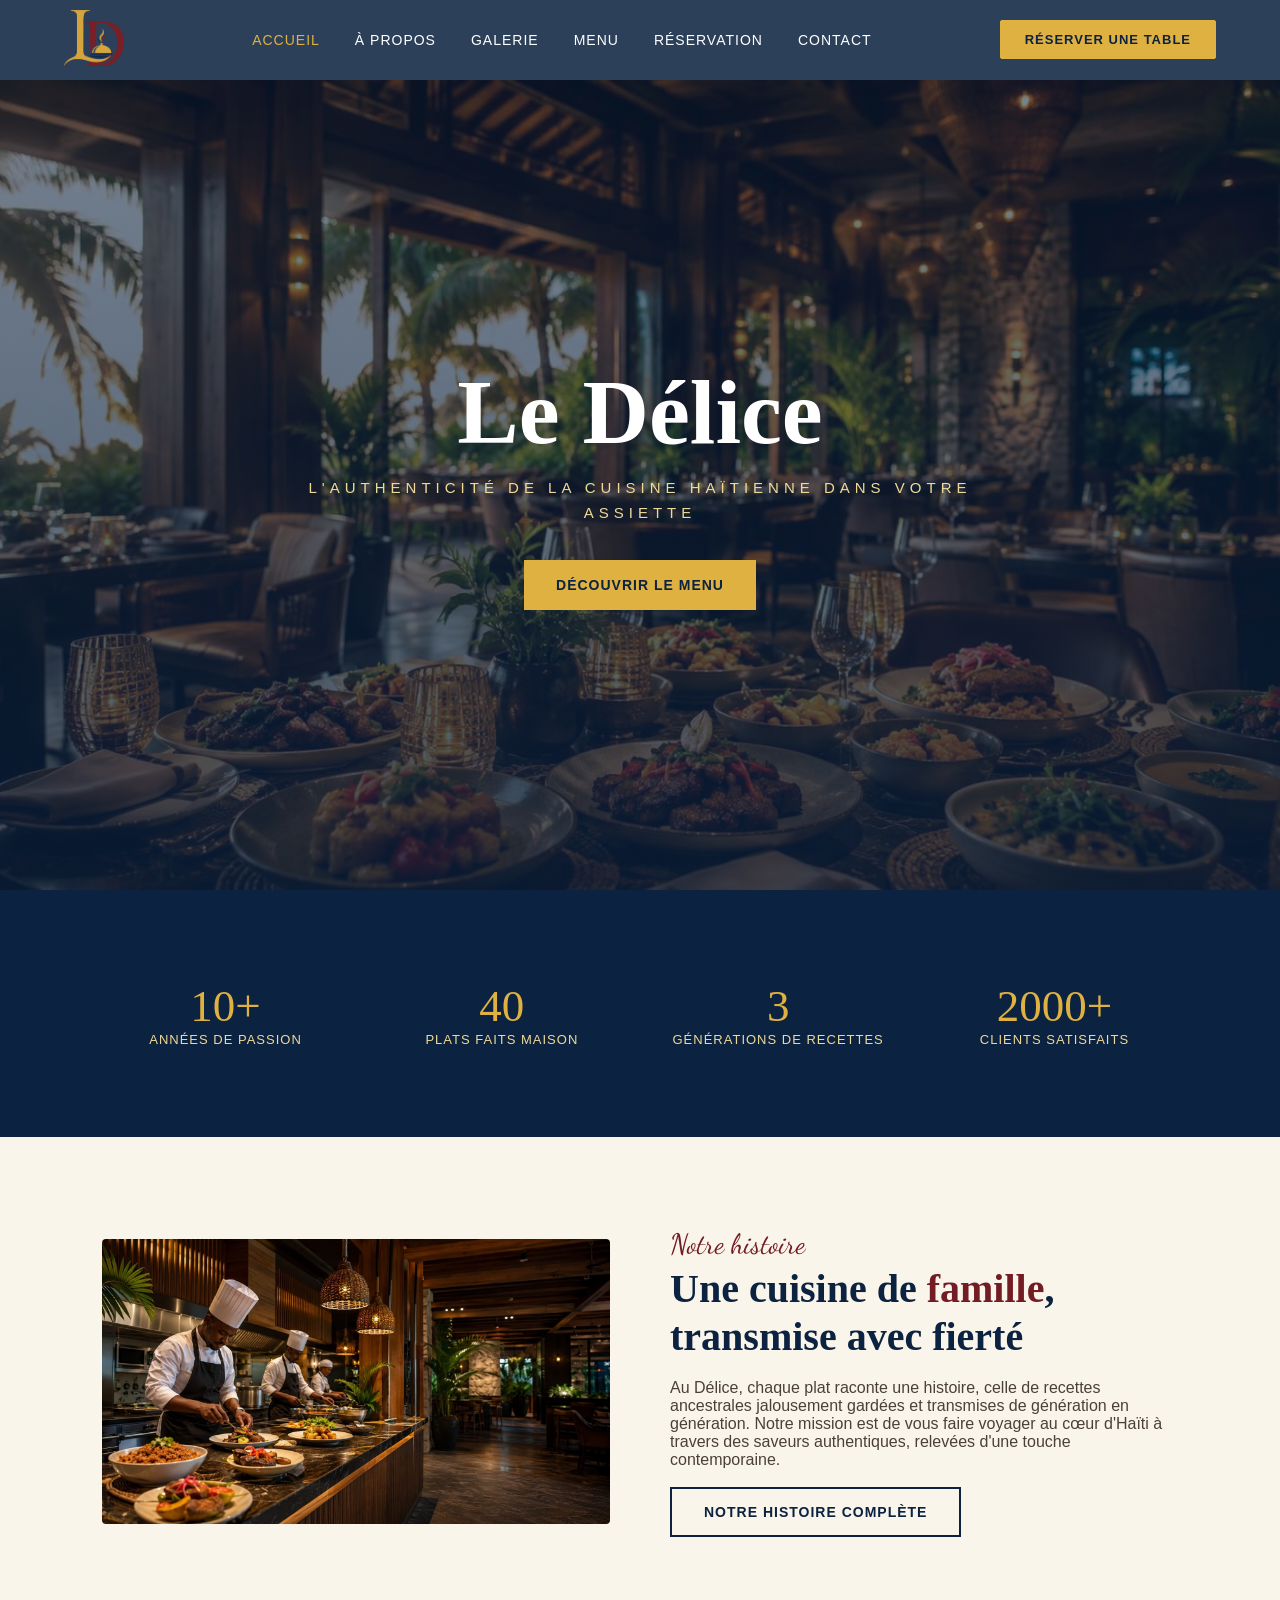
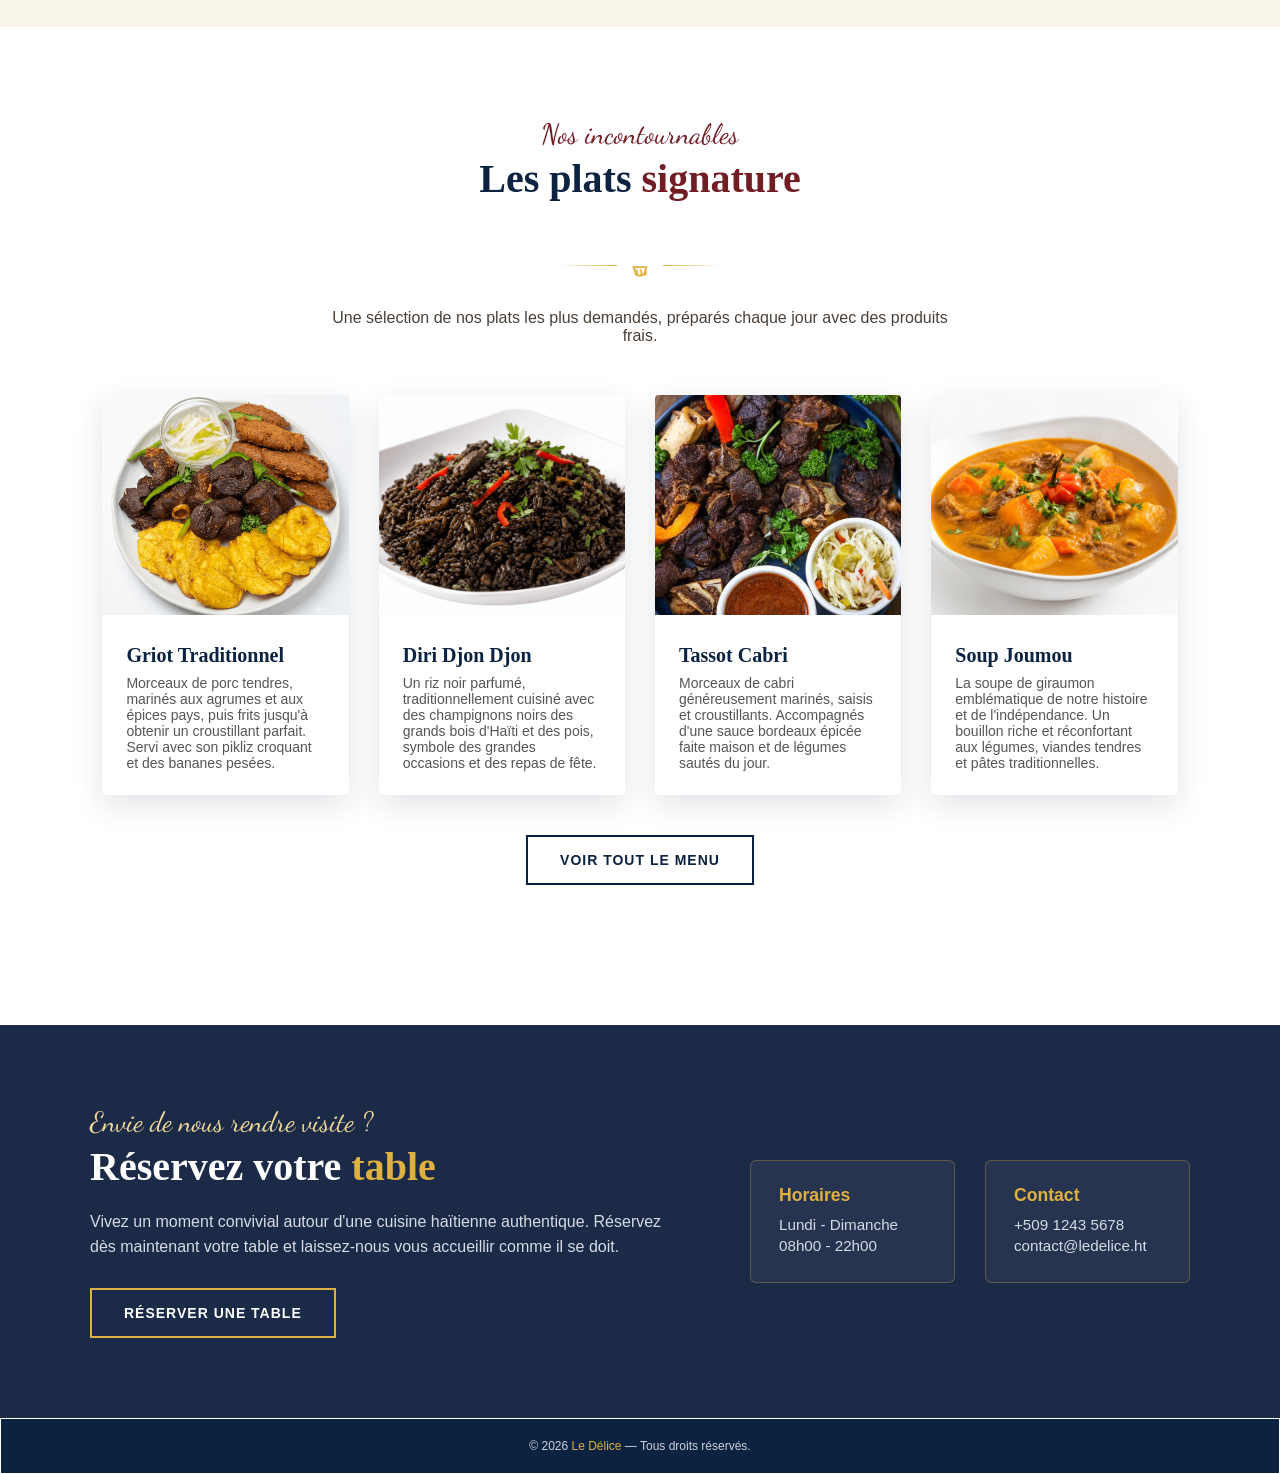
<file: index.html>
<!DOCTYPE html>
<html lang="en">
<head>
    <meta charset="UTF-8">
    <meta name="viewport" content="width=device-width, initial-scale=1.0">
    <title>Le Délice - Acceuil</title>
    <link rel="stylesheet" href="css/style.css">
    <link rel="stylesheet" href="css/responsive.css">
    <script src="js/script.js"></script>
</head>
<body>

    <header>
    <nav class="navbar">
      <a href="A-propos.html"><img src="image/Le Delice logo png.png" alt="" class="logo"></a>

      <button class="burger-btn" id="burgerBtn" aria-label="Menu">
      <span></span>
      <span></span>
      <span></span>
      </button>
    
        <ul class="onglets">
          <li><a href="index.html" class="active">Accueil</a></li>
          <li><a href="A-propos.html">À propos</a></li>
          <li><a href="Galerie.html">Galerie</a></li>
          <li><a href="Menu.html">Menu</a></li>
          <li><a href="Réservation.html">Réservation</a></li>
          <li><a href="Contact.html">Contact</a></li>
        </ul>
        <a href="Réservation.html"  class="btn-nav">Réserver une table</a>
    </nav>
    </header>

  <section class="hero">
    <div class="hero-overlay"></div>
    <div class="hero-content">
      <h1>Le Délice</h1>
      <p>L'authenticité de la cuisine haïtienne dans votre assiette</p>
      <a href="Menu.html" class="btn-hero">Découvrir le menu</a>
    </div>
  </section>

   <section class="marque statistique">
    <div class="stats">
      <div>
        <div class="numero">10+</div>
        <div class="label">Années de passion</div>
      </div>
      <div>
        <div class="numero">40</div>
        <div class="label">Plats faits maison</div>
      </div>
      <div>
        <div class="numero">3</div>
        <div class="label">Générations de recettes</div>
      </div>
      <div>
        <div class="numero">2000+</div>
        <div class="label">Clients satisfaits</div>
      </div>
    </div>
  </section>

  <section class="about-apercu">
    <div class="division">
      <div class="about-apercu-img">
        <img src="image/cuisinier.jpg" alt="">
      </div>
      <div>
        <p class="eyebrow">Notre histoire</p>
        <h2 class="section-titre">Une cuisine de <span>famille</span>, transmise avec fierté</h2>
        <p class="section-texte">Au Délice, chaque plat raconte une histoire, celle de recettes ancestrales jalousement gardées et transmises de génération en génération. Notre mission est de vous faire voyager au cœur d'Haïti à travers des saveurs authentiques, relevées d'une touche contemporaine.</p>
        <br>
        <a href="A-propos.html" class=" btn btn-apercu">Notre histoire complète</a>
      </div>
    </div>
  </section>

  <section class="menu-apercu">
    <div class="center">
      <p class="eyebrow">Nos incontournables</p>
      <h2 class="section-titre">Les plats <span>signature</span></h2>
    </div>
    <div class="steam-divider">
      <svg viewBox="0 0 24 24" fill="none" stroke="#dfb141" stroke-width="1.6"><path d="M8 21c2-2 2-4 0-6M12 21c2-2 2-4 0-6M16 21c2-2 2-4 0-6"/><path d="M6 13h12l-1 3a5 5 0 0 1-10 0z"/></svg>
    </div>
    <p class="section-texte center">Une sélection de nos plats les plus demandés, préparés chaque jour avec des produits frais.</p>
    </div>

    <div class="grid grid-4">
      <div class="card">
        <img src="image/griot.png" alt="Griot haïtien">
        <div class="card-text">
          <h3>Griot Traditionnel</h3>
          <p>Morceaux de porc tendres, marinés aux agrumes et aux épices pays, puis frits jusqu'à obtenir un croustillant parfait. Servi avec son pikliz croquant et des bananes pesées.</p>
        </div>
      </div>

      <div class="card">
        <img src="image/diri-djondjon.png" alt="Riz djon djon">
        <div class="card-text">
          <h3>Diri Djon Djon</h3>
          <p>Un riz noir parfumé, traditionnellement cuisiné avec des champignons noirs des grands bois d'Haïti et des pois, symbole des grandes occasions et des repas de fête.</p>
        </div>
      </div>

      <div class="card">
        <img src="image/Tassot Cabrit.jpg" alt="Tassot cabri">
        <div class="card-text">
          <h3>Tassot Cabri</h3>
          <p>Morceaux de cabri généreusement marinés, saisis et croustillants. Accompagnés d'une sauce bordeaux épicée faite maison et de légumes sautés du jour.</p>
        </div>
      </div>

      <div class="card">
        <img src="image/soup-joumou.png" alt="Soup joumou">
        <div class="card-text">
          <h3>Soup Joumou</h3>
          <p>La soupe de giraumon emblématique de notre histoire et de l'indépendance. Un bouillon riche et réconfortant aux légumes, viandes tendres et pâtes traditionnelles.</p>
        </div>
      </div>
    </div>

    <div class="center" style="margin-top: 40px;">
      <a href="Menu.html" class="btn btn-apercu">Voir tout le menu</a>
    </div>
  </section>

  <section class="reservation-section">
  <div class="reservation-conteneur">

    <div class="reservation-texte">
      <p class="reservation-eyebrow">Envie de nous rendre visite ?</p>
      <h2 class="reservation-titre">Réservez votre <span>table</span></h2>
      <p class="reservation-description">
        Vivez un moment convivial autour d'une cuisine haïtienne authentique.
        Réservez dès maintenant votre table et laissez-nous vous accueillir comme il se doit.
      </p>
      <a href="Réservation.html" class="btn btn-apercu btn-reserv">Réserver une table</a>
    </div>

    <div class="reservation-infos">
      <div class="reservation-bloc">
        <h3>Horaires</h3>
        <p>Lundi - Dimanche</p>
        <p>08h00 - 22h00</p>
      </div>
      <div class="reservation-bloc">
        <h3>Contact</h3>
        <p>+509 1243 5678</p>
        <p>contact@ledelice.ht</p>
      </div>
    </div>

  </div>
</section>

  <footer class="hr">
    <p>&copy; 2026 <span>Le Délice</span> — Tous droits réservés.</p> 
  </footer>

</body>
</html>
</file>
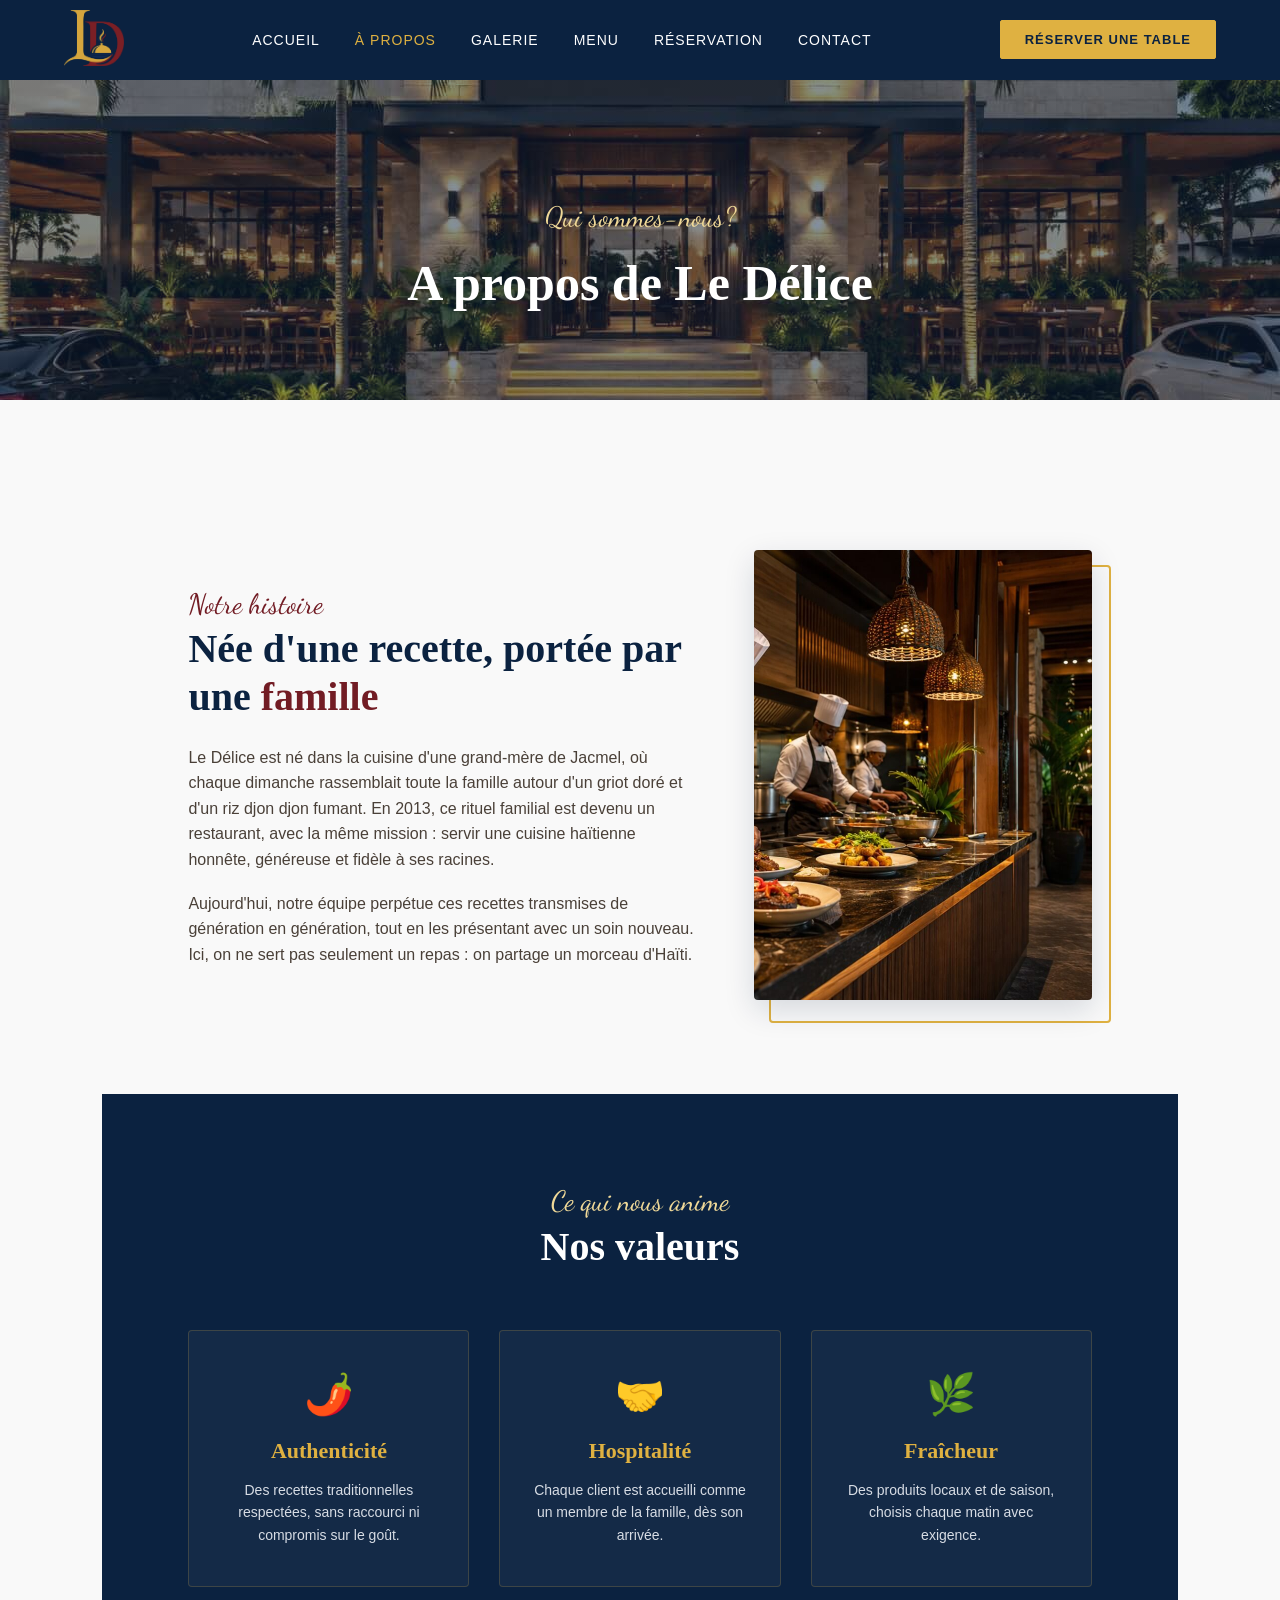
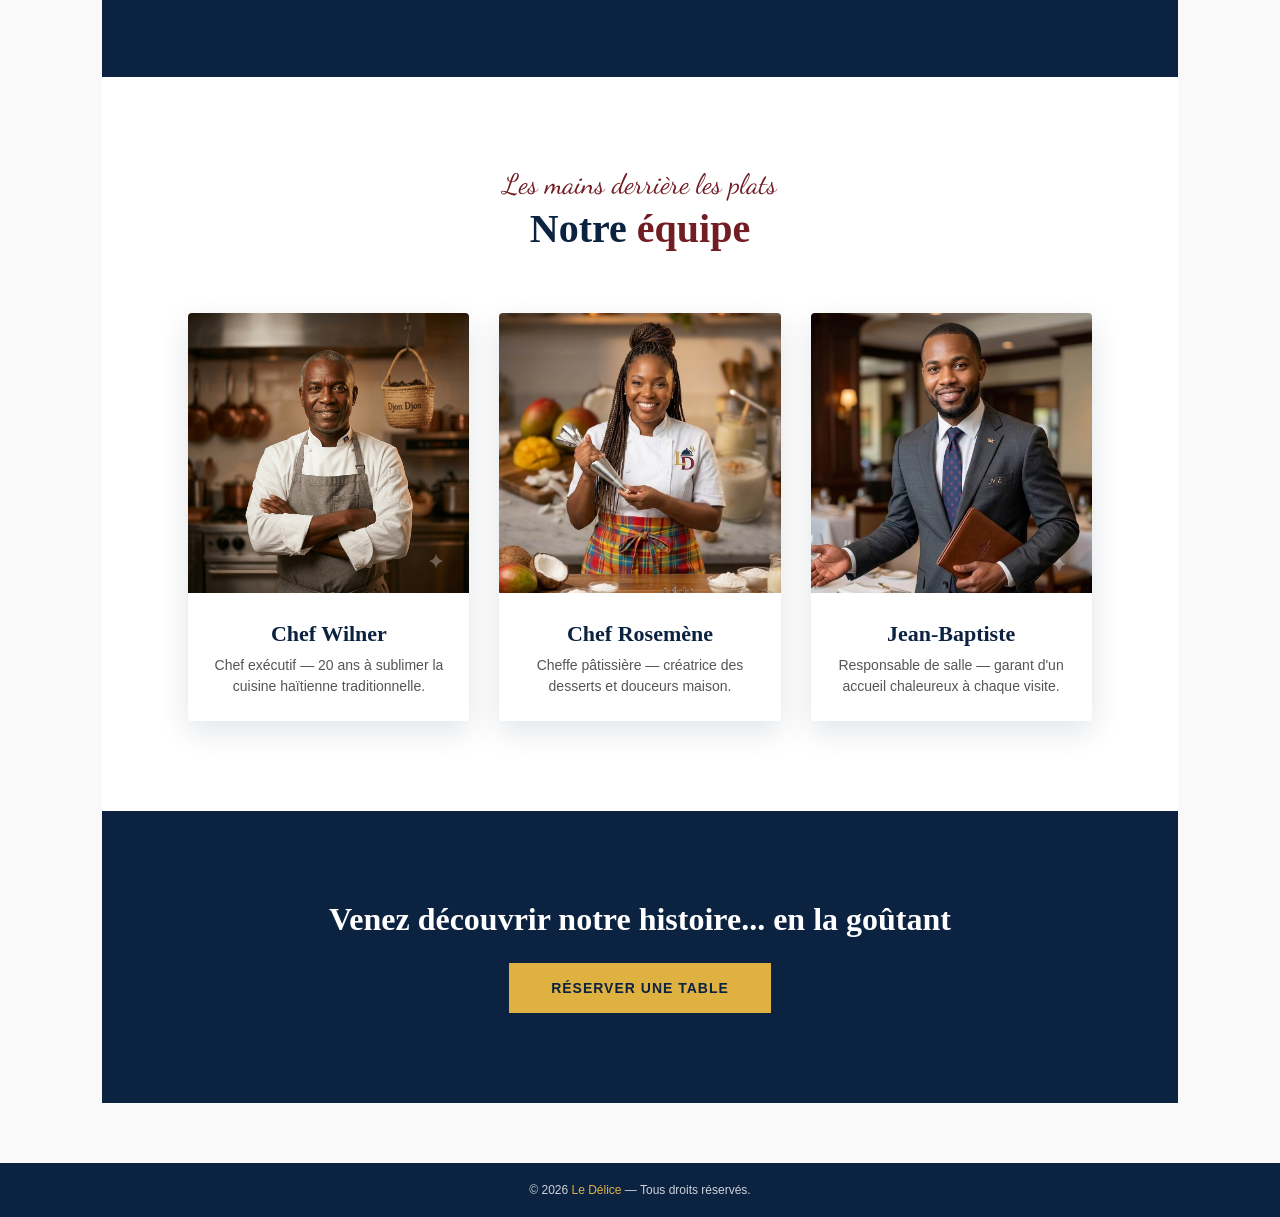
<file: A-propos.html>
<!DOCTYPE html>
<html lang="en">
<head>
    <meta charset="UTF-8">
    <meta name="viewport" content="width=device-width, initial-scale=1.0">
    <title>Contact - Le Délice</title>
    <link rel="stylesheet" href="css/style.css">
    <link rel="stylesheet" href="css/responsive.css">
    <script src="js/script.js"></script>
</head>
<body class="page-interne">
    
    <header>
     <nav class="navbar">
        <a href="A-propos.html"><img src="image/Le Delice logo png.png" alt="" class="logo"></a>

        <button class="burger-btn" id="burgerBtn" aria-label="Menu">
      <span></span>
      <span></span>
      <span></span>
    </button>

        <ul class="onglets">
            <li><a href="index.html">Accueil</a></li>
            <li><a href="A-propos.html" class="active">À propos</a></li>
            <li><a href="Galerie.html">Galerie</a></li>
            <li><a href="Menu.html">Menu</a></li>
            <li><a href="Réservation.html">Réservation</a></li>
            <li><a href="Contact.html">Contact</a></li>
        </ul>
        <a href="Réservation.html"  class="btn-nav">Réserver une table</a>
     </nav>
    </header>

  <section class="hero-interne" style="background-image: url(image/delice-exterieur.jpg);">
    <div class="hero-interne-overlay"></div>
    <div class="hero-interne-content">
    <p class="hero-eyebrow">Qui sommes-nous?</p>
    <h1>A propos de Le Délice</h1>
    </div>
  </section>

  <section id="about">

        <section>
    <div class="split">
        <div>
            <span class="eyebrow">Notre histoire</span>
            <h2 class="section-title">Née d'une recette, portée par une <span>famille</span></h2>
            <p class="section-lede lede-fullwidth">Le Délice est né dans la cuisine d'une grand-mère de Jacmel, où chaque dimanche rassemblait toute la famille autour d'un griot doré et d'un riz djon djon fumant. En 2013, ce rituel familial est devenu un restaurant, avec la même mission : servir une cuisine haïtienne honnête, généreuse et fidèle à ses racines.</p>
            <br>
            <p class="section-lede lede-fullwidth">Aujourd'hui, notre équipe perpétue ces recettes transmises de génération en génération, tout en les présentant avec un soin nouveau. Ici, on ne sert pas seulement un repas : on partage un morceau d'Haïti.</p>
        </div>
        <div class="split-frame">
            <img src="image/cuisinier.jpg" alt="Cuisinière préparant un plat traditionnel">
        </div>
    </div>
</section>

<section class="dark-band">
    <div class="center section-header-spacing">
        <span class="eyebrow eyebrow-light">Ce qui nous anime</span>
        <h2 class="title-white-large">Nos valeurs</h2>
    </div>
    <div class="grid grid-3">
        <div class="value-item">
            <div class="value-icon">🌶️</div>
            <h3 class="value-title">Authenticité</h3>
            <p class="value-text">Des recettes traditionnelles respectées, sans raccourci ni compromis sur le goût.</p>
        </div>
        <div class="value-item">
            <div class="value-icon">🤝</div>
            <h3 class="value-title">Hospitalité</h3>
            <p class="value-text">Chaque client est accueilli comme un membre de la famille, dès son arrivée.</p>
        </div>
        <div class="value-item">
            <div class="value-icon">🌿</div>
            <h3 class="value-title">Fraîcheur</h3>
            <p class="value-text">Des produits locaux et de saison, choisis chaque matin avec exigence.</p>
        </div>
    </div>
</section>

<section class="section-white-bg">
    <div class="center section-header-spacing">
        <span class="eyebrow">Les mains derrière les plats</span>
        <h2 class="section-title">Notre <span>équipe</span></h2>
    </div>
    <div class="grid grid-3">
        <div class="card">
            <img src="image/chef-exe.png" alt="Chef cuisinier">
            <div class="card-body">
                <h3>Chef Wilner</h3>
                <p>Chef exécutif — 20 ans à sublimer la cuisine haïtienne traditionnelle.</p>
            </div>
        </div>
        <div class="card">
            <img src="image/2rosemene.jpg" alt="Cheffe pâtissière">
            <div class="card-body">
                <h3>Chef Rosemène</h3>
                <p>Cheffe pâtissière — créatrice des desserts et douceurs maison.</p>
            </div>
        </div>
        <div class="card">
            <img src="image/souschef2.jpg" alt="Responsable de salle">
            <div class="card-body">
                <h3>Jean-Baptiste</h3>
                <p>Responsable de salle — garant d'un accueil chaleureux à chaque visite.</p>
            </div>
        </div>
    </div>
</section>

<section class="dark-band text-center">
    <h2 class="cta-title">Venez découvrir notre histoire... en la goûtant</h2>
    <div class="cta-action">
        <a href="Réservation.html" class="btn btn-gold">Réserver une table</a>
    </div>
</section>
  </section>

   <footer>
    <p>&copy; 2026 <span>Le Délice</span> — Tous droits réservés.</p> 
  </footer>

</body>
</html>
</file>
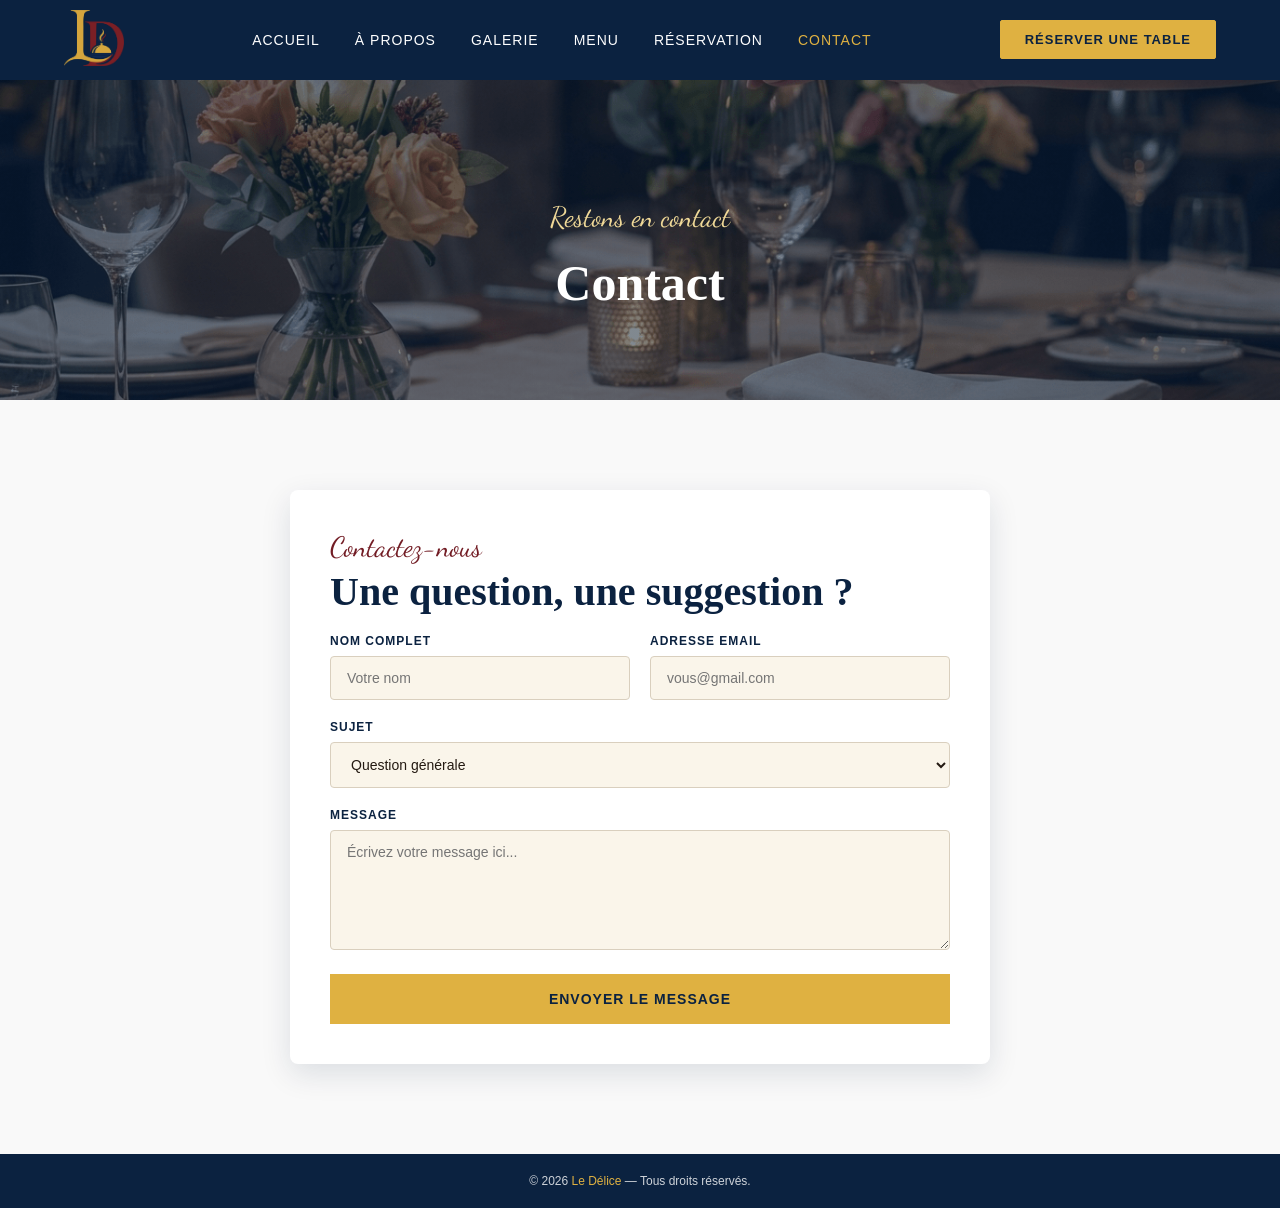
<file: Contact.html>
<!DOCTYPE html>
<html lang="en">
<head>
    <meta charset="UTF-8">
    <meta name="viewport" content="width=device-width, initial-scale=1.0">
    <title>Contact - Le Délice</title>
    <link rel="stylesheet" href="css/style.css">
    <link rel="stylesheet" href="css/responsive.css">
    <script src="js/script.js"></script>
</head>
<body class="page-interne">
    
    <header>
     <nav class="navbar">
        <a href="A-propos.html"><img src="image/Le Delice logo png.png" alt="" class="logo"></a>
        
        <button class="burger-btn" id="burgerBtn" aria-label="Menu">
        <span></span>
        <span></span>
        <span></span>
        </button>
        
        <ul class="onglets">
            <li><a href="index.html">Accueil</a></li>
            <li><a href="A-propos.html">À propos</a></li>
            <li><a href="Galerie.html">Galerie</a></li>
            <li><a href="Menu.html">Menu</a></li>
            <li><a href="Réservation.html">Réservation</a></li>
            <li><a href="Contact.html"  class="active">Contact</a></li>
        </ul>
        <a href="Réservation.html"  class="btn-nav">Réserver une table</a>
     </nav>
    </header>

  <section class="hero-interne" style="background-image: url(image/contact.png);">
    <div class="hero-interne-overlay"></div>
    <div class="hero-interne-content">
    <p class="hero-eyebrow">Restons en contact</p>
    <h1>Contact</h1>
    </div>
  </section>

  <section>
    <div class="form-card">
        <p class="eyebrow">Contactez-nous</p>
        <h2 class="section-titre">Une question, une suggestion ?</h2>
   
        <form action="#" method="post">
            <div class="form-row">
                <div class="form-champ">
                    <label for="c-nom">Nom complet</label>
                    <input type="text" id="c-nom" name="nom" required placeholder="Votre nom">
                </div>

                <div class="form-champ">
                    <label for="c-email">Adresse email</label>
                    <input type="email" id="c-email" name="email" required placeholder="vous@gmail.com">
                </div>
            </div>

                <div class="form-champ">
                    <label for="sujet">Sujet</label>
                    <select name="sujet" id="sujet">
                       <option>Question générale</option>
                       <option>Réservation de groupe / événement</option>
                       <option>Suggestion</option>
                       <option>Partenariat</option>
                       <option>Autre</option>
                    </select>
                </div>

                <div class="form-champ">
                    <label for="c-message">Message</label>
                    <textarea name="message" id="c-message" placeholder="Écrivez votre message ici..." required></textarea>
                </div>

                <button type="submit" class="btn btn-gold">Envoyer le message</button>
        </form>
    </div>
  </section>


   <footer>
    <p>&copy; 2026 <span>Le Délice</span> — Tous droits réservés.</p> 
  </footer>

</body>
</html>
</file>
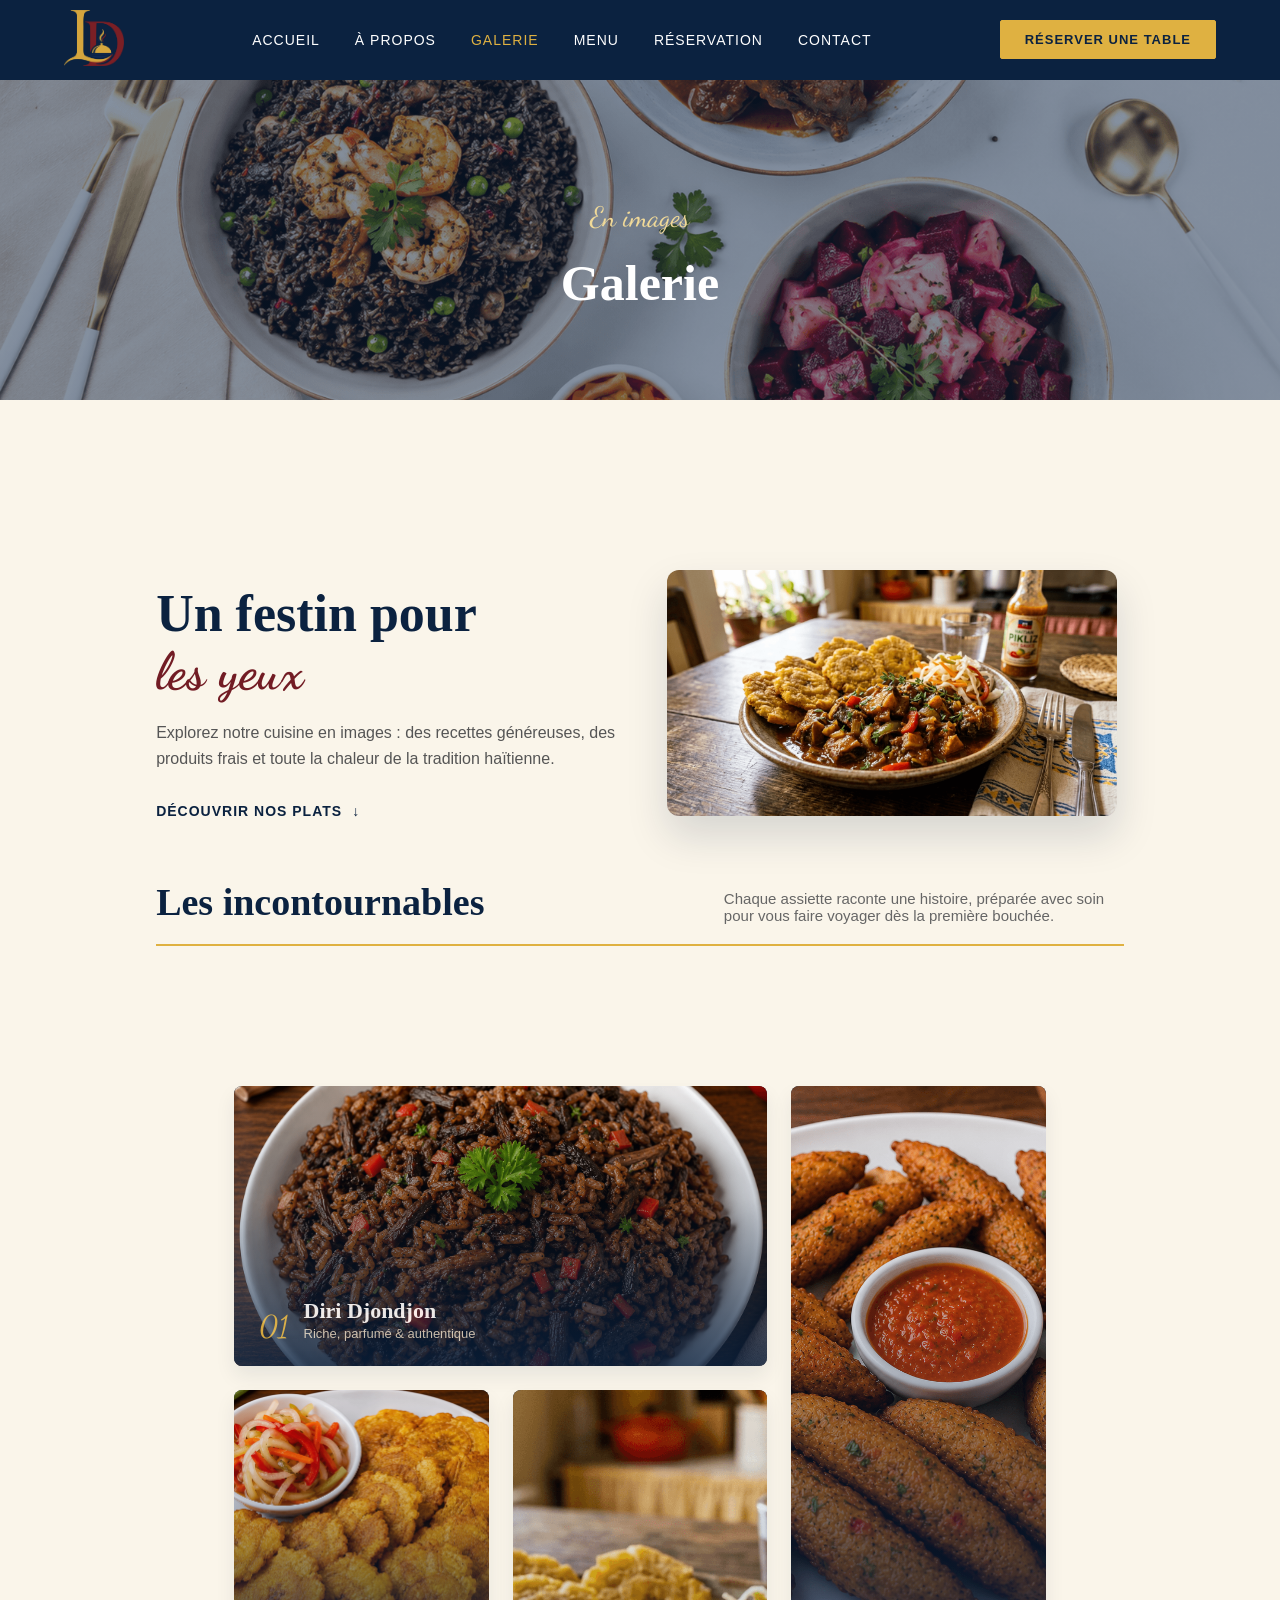
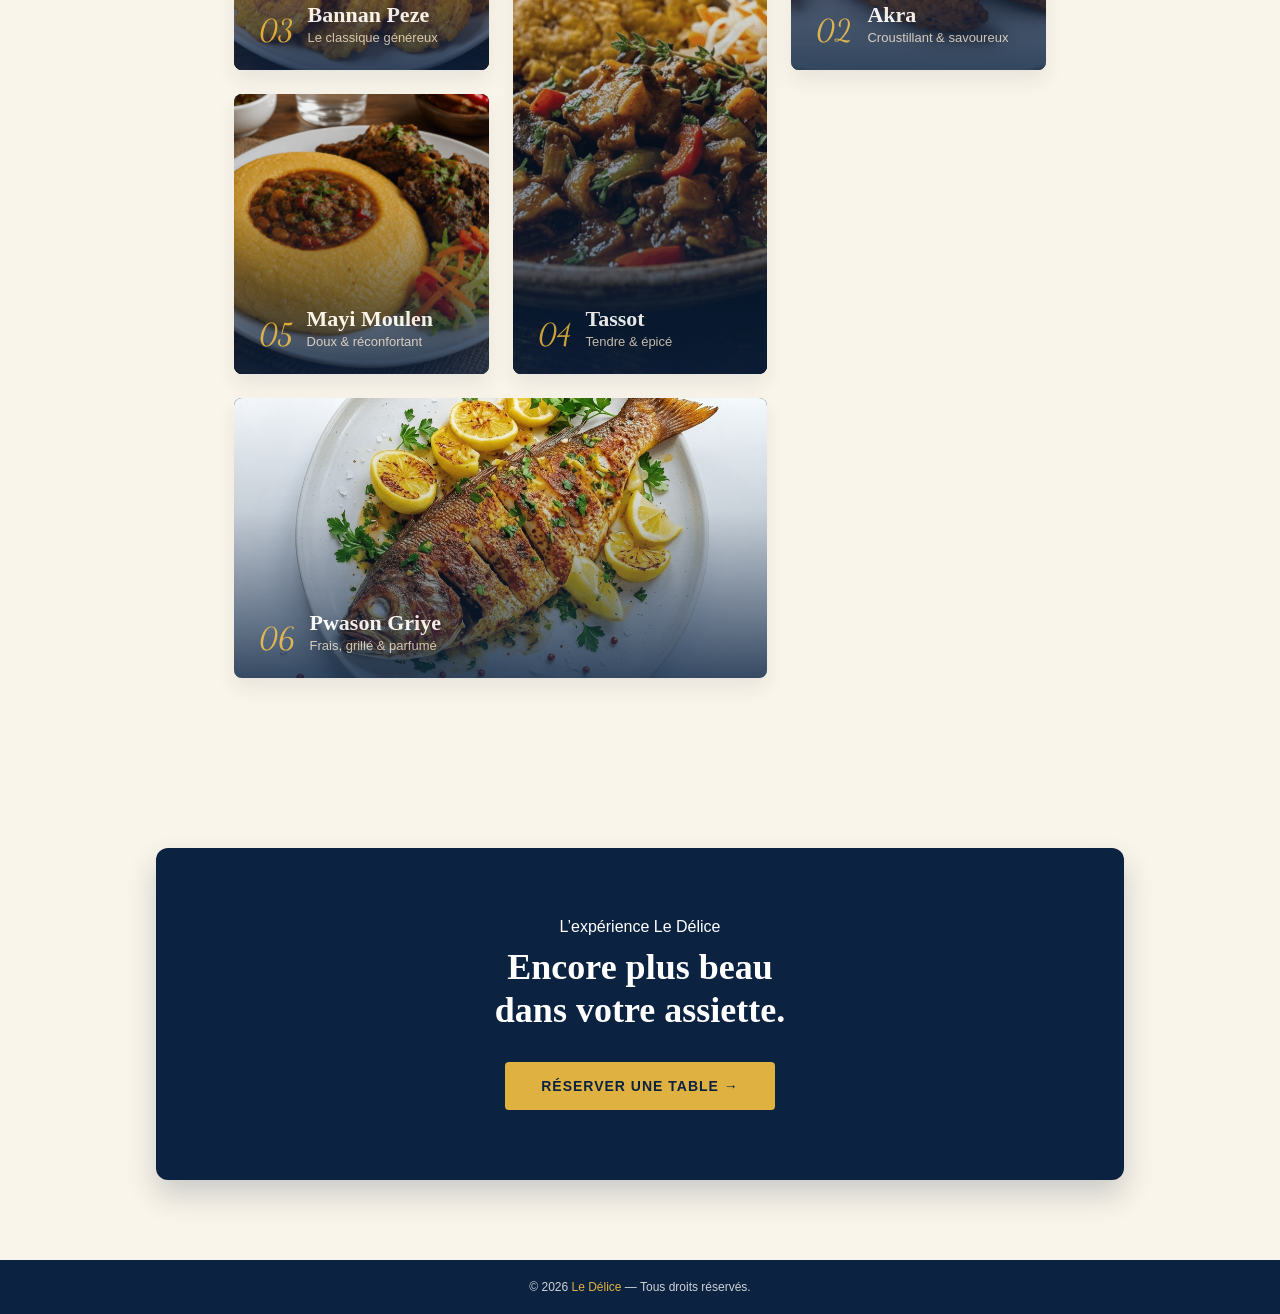
<file: Galerie.html>
<!DOCTYPE html>
<html lang="en">
<head>
    <meta charset="UTF-8">
    <meta name="viewport" content="width=device-width, initial-scale=1.0">
    <title>Contact - Le Délice</title>
    <link rel="stylesheet" href="css/style.css">
    <link rel="stylesheet" href="css/responsive.css">
    <script src="js/script.js"></script>
</head>
<body class="page-interne">
    
    <header>
     <nav class="navbar">
        <a href="A-propos.html"><img src="image/Le Delice logo png.png" alt="" class="logo"></a>

        <button class="burger-btn" id="burgerBtn" aria-label="Menu">
      <span></span>
      <span></span>
      <span></span>
    </button>
    
        <ul class="onglets">
            <li><a href="index.html">Accueil</a></li>
            <li><a href="A-propos.html">À propos</a></li>
            <li><a href="Galerie.html" class="active">Galerie</a></li>
            <li><a href="Menu.html">Menu</a></li>
            <li><a href="Réservation.html">Réservation</a></li>
            <li><a href="Contact.html">Contact</a></li>
        </ul>
        <a href="Réservation.html"  class="btn-nav">Réserver une table</a>
     </nav>
    </header>

  <section class="hero-interne" style="background-image: url(image/site-banner.png);">
    <div class="hero-interne-overlay"></div>
    <div class="hero-interne-content">
    <p class="hero-eyebrow">En images</p>
    <h1>Galerie</h1>
    </div>
  </section>

  <section id="galerie">

    <div class="gallery-hero">

        <div class="gallery-hero__content">
            <h1>Un festin pour<br><em>les yeux</em></h1>
            <p>Explorez notre cuisine en images : des recettes généreuses, des produits frais et toute la chaleur de la tradition haïtienne.</p>
            <a class="gallery-scroll" href="#nos-plats">Découvrir nos plats <span aria-hidden="true">↓</span></a>
        </div>

        <div class="gallery-hero__visual" aria-hidden="true">
            <img src="image/taso.png" alt="">
        </div>
    </div>

    <main id="nos-plats" class="gallery-main">
        <div class="gallery-heading">
            <div>
                <h2>Les incontournables</h2>
            </div>
            <p>Chaque assiette raconte une histoire, préparée avec soin pour vous faire voyager dès la première bouchée.</p>
        </div>

        <section class="gallery-grid" aria-label="Galerie de nos plats">
            <figure class="gallery-card gallery-card--wide">
                <img src="image/diri djondjon.png" alt="Diri djondjon, riz noir haïtien" loading="eager">
                <figcaption><span>01</span><div><strong>Diri Djondjon</strong><small>Riche, parfumé &amp; authentique</small></div></figcaption>
            </figure>

            <figure class="gallery-card gallery-card--tall">
                <img src="image/akra.png" alt="Akra haïtiens dorés" loading="lazy">
                <figcaption><span>02</span><div><strong>Akra</strong><small>Croustillant &amp; savoureux</small></div></figcaption>
            </figure>

            <figure class="gallery-card">
                <img src="image/bannan peze.png" alt="Bananes pesées croustillantes" loading="lazy">
                <figcaption><span>03</span><div><strong>Bannan Peze</strong><small>Le classique généreux</small></div></figcaption>
            </figure>

            <figure class="gallery-card gallery-card--tall">
                <img src="image/taso.png" alt="Tassot haïtien accompagné de légumes" loading="lazy">
                <figcaption><span>04</span><div><strong>Tassot</strong><small>Tendre &amp; épicé</small></div></figcaption>
            </figure>

            <figure class="gallery-card">
                <img src="image/mayi.png" alt="Mayi moulen crémeux" loading="lazy">
                <figcaption><span>05</span><div><strong>Mayi Moulen</strong><small>Doux &amp; réconfortant</small></div></figcaption>
            </figure>

            <figure class="gallery-card gallery-card--wide">
                <img src="image/fish-plate.png" alt="Poisson grillé à l'haïtienne" loading="lazy">
                <figcaption><span>06</span><div><strong>Pwason Griye</strong><small>Frais, grillé &amp; parfumé</small></div></figcaption>
            </figure>
        </section>

        <section class="gallery-cta" aria-label="Réserver une table">
            <p class="gallery-eyebrow">L’expérience Le Délice</p>
            <h2>Encore plus beau<br>dans votre assiette.</h2>
            <a href="Réservation.html">Réserver une table <span aria-hidden="true">→</span></a>
        </section>
    </main>


  </section>

   <footer>
    <p>&copy; 2026 <span>Le Délice</span> — Tous droits réservés.</p> 
  </footer>

</body>
</html>
</file>
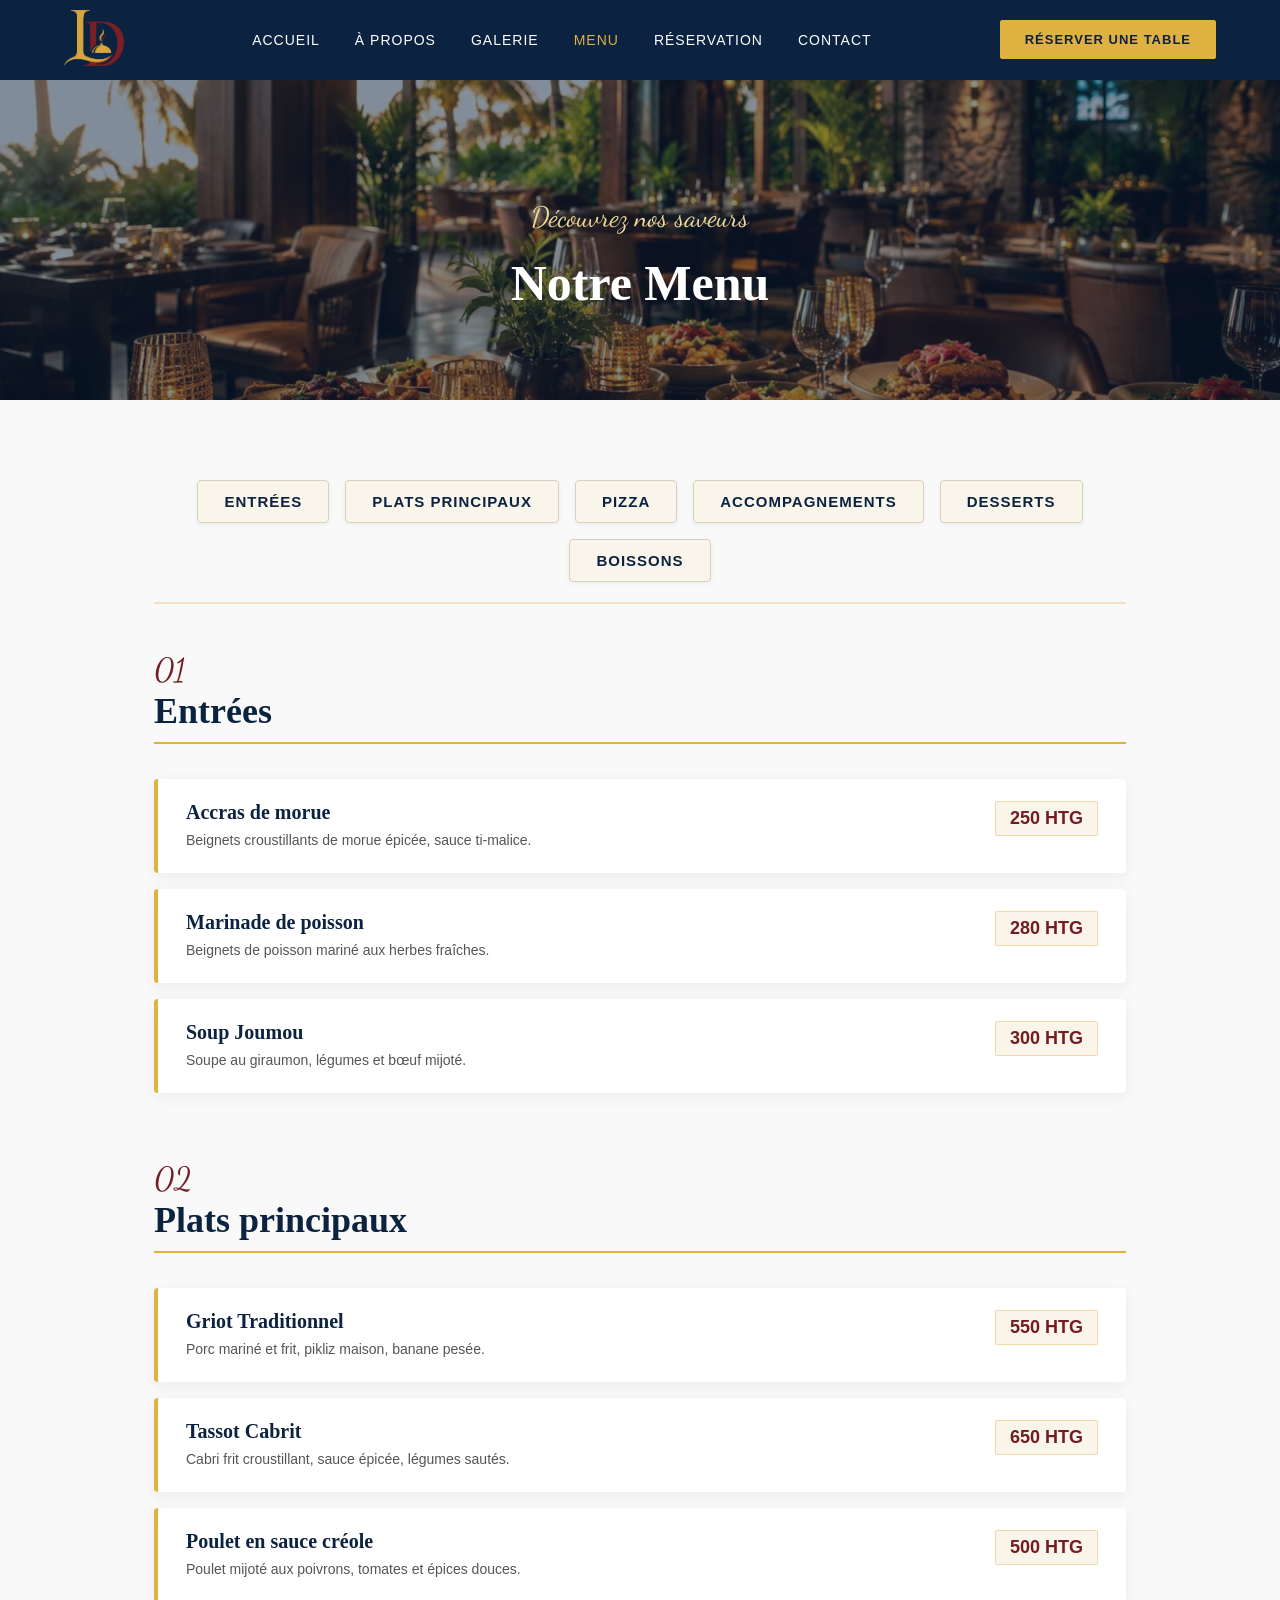
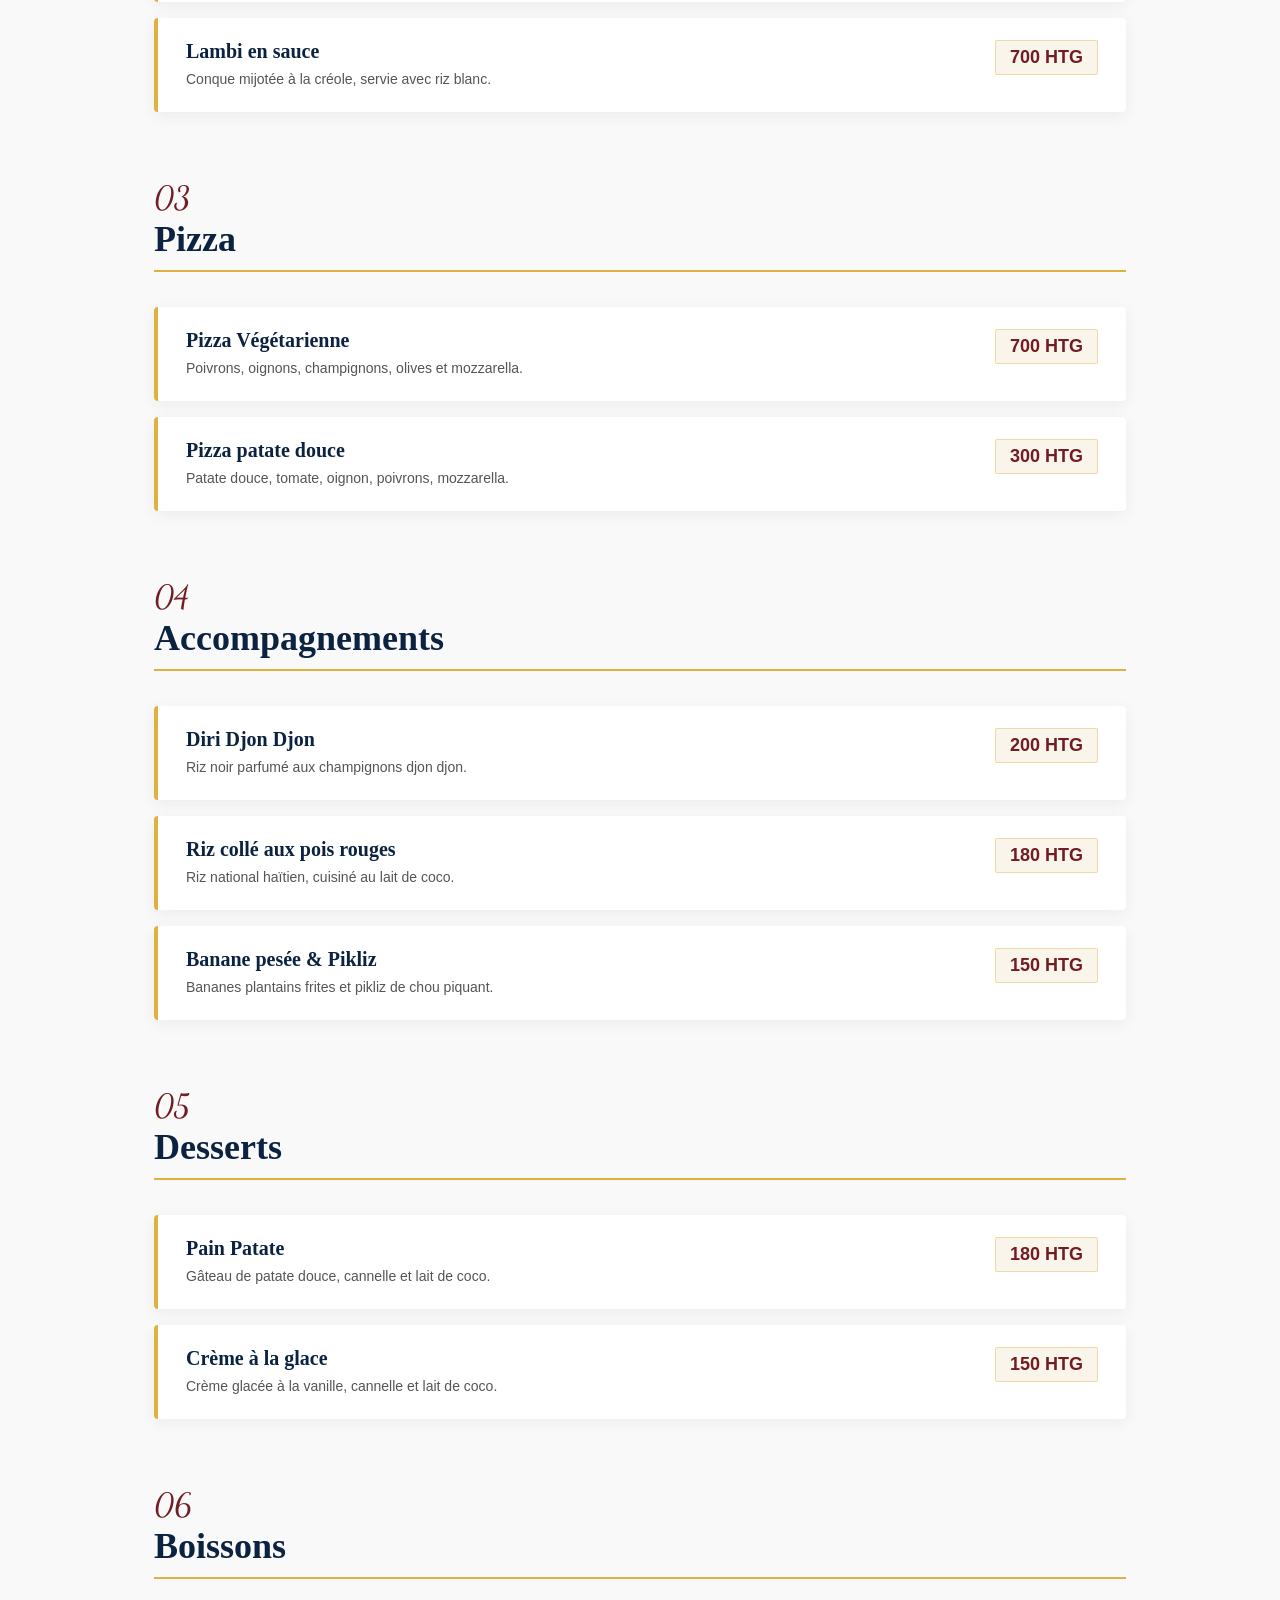
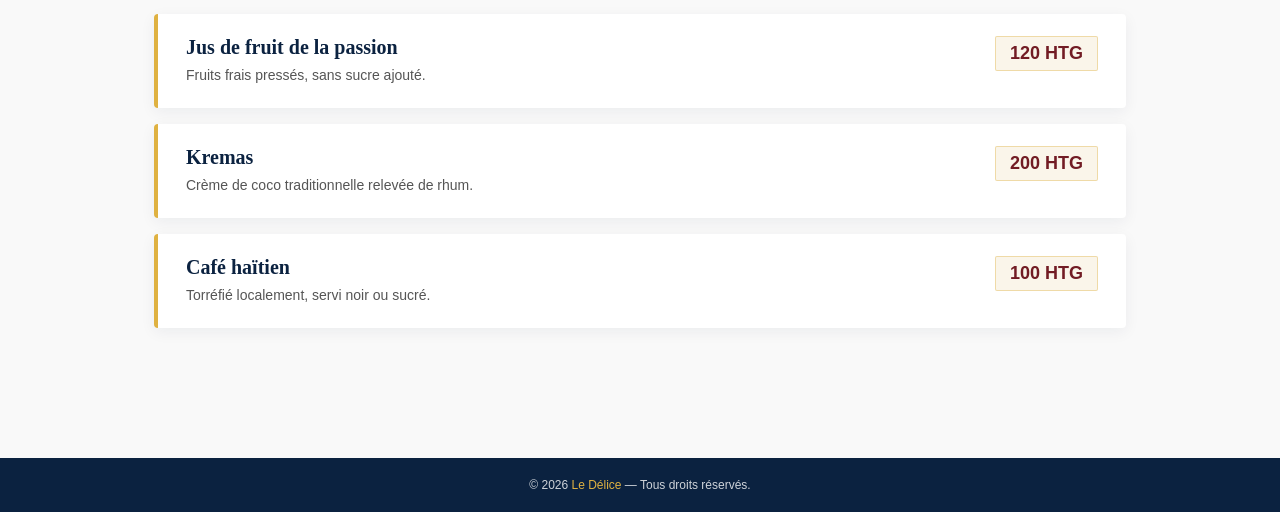
<file: Menu.html>
<!DOCTYPE html>
<html lang="fr">
<head>
    <meta charset="UTF-8">
    <meta name="viewport" content="width=device-width, initial-scale=1.0">
    <title>Menu - Le Délice</title>
    <link rel="stylesheet" href="css/style.css">
    <link rel="stylesheet" href="css/responsive.css">
    <script src="js/script.js"></script>
</head>
<body class="page-interne">
    
    <header>
      <nav class="navbar">
        <a href="index.html"><img src="image/Le Delice logo png.png" alt="Le Délice Logo" class="logo"></a>

        <button class="burger-btn" id="burgerBtn" aria-label="Menu">
      <span></span>
      <span></span>
      <span></span>
    </button>
    
        <ul class="onglets">
            <li><a href="index.html">Accueil</a></li>
            <li><a href="A-propos.html">À propos</a></li>
            <li><a href="Galerie.html">Galerie</a></li>
            <li><a href="Menu.html" class="active">Menu</a></li>
            <li><a href="Réservation.html">Réservation</a></li>
            <li><a href="contact.html">Contact</a></li>
        </ul>
        <a href="Réservation.html" class="btn-nav">Réserver une table</a>
      </nav>
    </header>

    <section class="hero-interne" style="background-image: url('image/table-garni2.jpg');">
      <div class="hero-interne-overlay"></div>
      <div class="hero-interne-content">
        <p class="hero-eyebrow">Découvrez nos saveurs</p>
        <h1>Notre Menu</h1>
      </div>
    </section>
  
    <section id="menu">
      <div class="menu-tabs">
        <a href="#entrees">Entrées</a>
        <a href="#plats">Plats principaux</a>
        <a href="#pizza">Pizza</a>
        <a href="#accompagnements">Accompagnements</a>
        <a href="#desserts">Desserts</a>
        <a href="#boissons">Boissons</a>
      </div>

      <div class="menu-category" id="entrees">
        <span class="eyebrow">01</span>
        <h3>Entrées</h3>
        <div class="menu-item">
          <div>
            <div class="name">Accras de morue</div>
            <div class="desc">Beignets croustillants de morue épicée, sauce ti-malice.</div>
          </div>
          <div class="price">250 HTG</div>
        </div>
        <div class="menu-item">
          <div>
            <div class="name">Marinade de poisson</div>
            <div class="desc">Beignets de poisson mariné aux herbes fraîches.</div>
          </div>
          <div class="price">280 HTG</div>
        </div>
        <div class="menu-item">
          <div>
            <div class="name">Soup Joumou</div>
            <div class="desc">Soupe au giraumon, légumes et bœuf mijoté.</div>
          </div>
          <div class="price">300 HTG</div>
        </div>
      </div>

      <div class="menu-category" id="plats">
          <span class="eyebrow">02</span>
          <h3>Plats principaux</h3>
          <div class="menu-item">
              <div>
                  <div class="name">Griot Traditionnel</div>
                  <div class="desc">Porc mariné et frit, pikliz maison, banane pesée.</div>
              </div>
              <div class="price">550 HTG</div>
          </div>
          <div class="menu-item">
              <div>
                  <div class="name">Tassot Cabrit</div>
                  <div class="desc">Cabri frit croustillant, sauce épicée, légumes sautés.</div>
              </div>
              <div class="price">650 HTG</div>
          </div>
          <div class="menu-item">
              <div>
                  <div class="name">Poulet en sauce créole</div>
                  <div class="desc">Poulet mijoté aux poivrons, tomates et épices douces.</div>
              </div>
              <div class="price">500 HTG</div>
          </div>
          <div class="menu-item">
              <div>
                  <div class="name">Lambi en sauce</div>
                  <div class="desc">Conque mijotée à la créole, servie avec riz blanc.</div>
              </div>
              <div class="price">700 HTG</div>
          </div>
      </div>

      <div class="menu-category" id="pizza">
          <span class="eyebrow">03</span>
          <h3>Pizza</h3>
          <div class="menu-item">
              <div>
               <div class="name">Pizza Végétarienne</div>
               <div class="desc">Poivrons, oignons, champignons, olives et mozzarella.</div>
              </div>
              <div class="price">700 HTG</div>
          </div>

          <div class="menu-item">
              <div>
                  <div class="name">Pizza patate douce</div>
                  <div class="desc">Patate douce, tomate, oignon, poivrons, mozzarella.</div>
              </div>
              <div class="price">300 HTG</div>
          </div>
      </div>

      <div class="menu-category" id="accompagnements">
          <span class="eyebrow">04</span>
          <h3>Accompagnements</h3>
          <div class="menu-item">
              <div>
                  <div class="name">Diri Djon Djon</div>
                  <div class="desc">Riz noir parfumé aux champignons djon djon.</div>
              </div>
              <div class="price">200 HTG</div>
          </div>
          <div class="menu-item">
              <div>
                  <div class="name">Riz collé aux pois rouges</div>
                  <div class="desc">Riz national haïtien, cuisiné au lait de coco.</div>
              </div>
              <div class="price">180 HTG</div>
          </div>
          <div class="menu-item">
              <div>
                  <div class="name">Banane pesée & Pikliz</div>
                  <div class="desc">Bananes plantains frites et pikliz de chou piquant.</div>
              </div>
              <div class="price">150 HTG</div>
          </div>
      </div>

      <div class="menu-category" id="desserts">
          <span class="eyebrow">05</span>
          <h3>Desserts</h3>
          <div class="menu-item">
              <div>
                  <div class="name">Pain Patate</div>
                  <div class="desc">Gâteau de patate douce, cannelle et lait de coco.</div>
              </div>
              <div class="price">180 HTG</div>
          </div>

          <div class="menu-item">
              <div>
                  <div class="name">Crème à la glace</div>
                  <div class="desc">Crème glacée à la vanille, cannelle et lait de coco.</div>
              </div>
              <div class="price">150 HTG</div>
          </div>
      </div>

      <div class="menu-category" id="boissons">
          <span class="eyebrow">06</span>
          <h3>Boissons</h3>
          <div class="menu-item">
              <div>
                  <div class="name">Jus de fruit de la passion</div>
                  <div class="desc">Fruits frais pressés, sans sucre ajouté.</div>
              </div>
              <div class="price">120 HTG</div>
          </div>
          <div class="menu-item">
              <div>
                  <div class="name">Kremas</div>
                  <div class="desc">Crème de coco traditionnelle relevée de rhum.</div>
              </div>
              <div class="price">200 HTG</div>
          </div>
          <div class="menu-item">
              <div>
                  <div class="name">Café haïtien</div>
                  <div class="desc">Torréfié localement, servi noir ou sucré.</div>
              </div>
              <div class="price">100 HTG</div>
          </div>
      </div>
    </section>

    <footer>
      <p>&copy; 2026 <span>Le Délice</span> — Tous droits réservés.</p> 
    </footer>

</body>
</html>
</file>
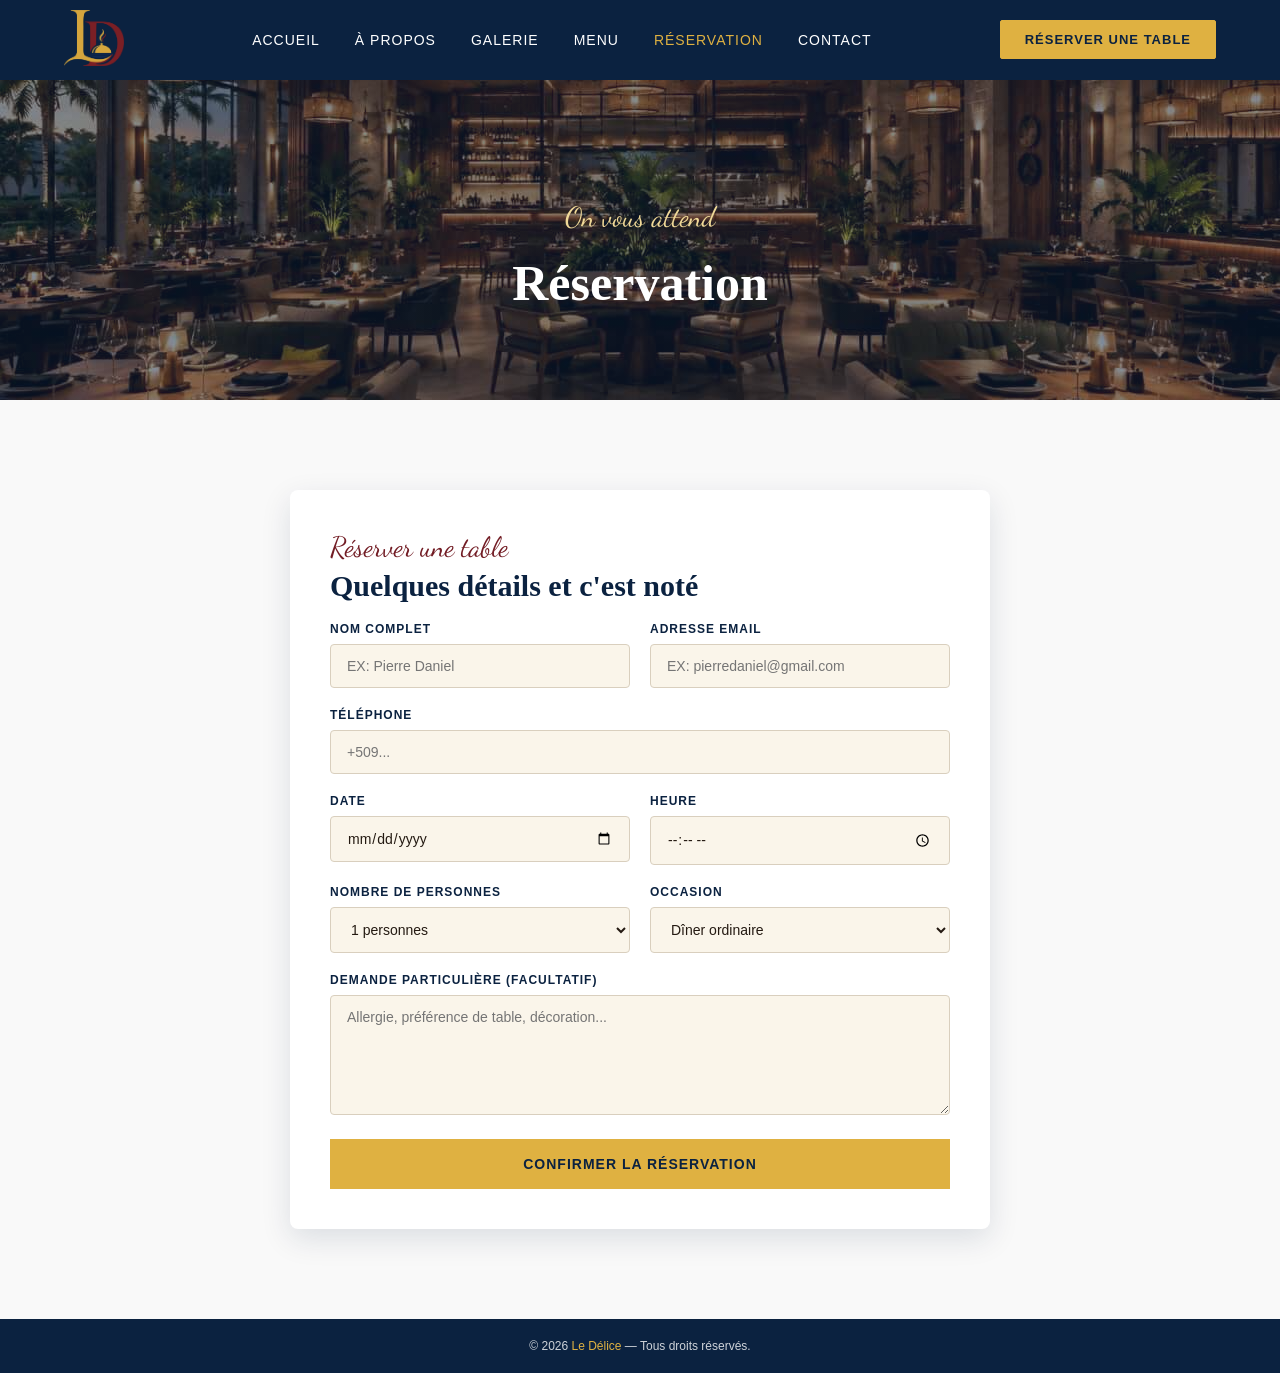
<file: Réservation.html>
<!DOCTYPE html>
<html lang="en">
<head>
    <meta charset="UTF-8">
    <meta name="viewport" content="width=device-width, initial-scale=1.0">
    <title>Réservation - Le Délice</title>
    <link rel="stylesheet" href="css/style.css">
    <link rel="stylesheet" href="css/responsive.css">
    <script src="js/script.js"></script>
</head>
<body class="page-interne">

    <header>
    <nav class="navbar">
      <a href="A-propos.html"><img src="image/Le Delice logo png.png" alt="" class="logo"></a>

      <button class="burger-btn" id="burgerBtn" aria-label="Menu">
      <span></span>
      <span></span>
      <span></span>
      </button>

        <ul class="onglets">
          <li><a href="index.html">Accueil</a></li>
          <li><a href="A-propos.html">À propos</a></li>
          <li><a href="Galerie.html">Galerie</a></li>
          <li><a href="Menu.html">Menu</a></li>
          <li><a href="Réservation.html" class="active">Réservation</a></li>
          <li><a href="Contact.html">Contact</a></li>
        </ul>
        <a href="Réservation.html"  class="btn-nav">Réserver une table</a>
    </nav>
  </header>

  <section class="hero-interne" style="background-image: url(image/delice-interieur.jpg);">
    <div class="hero-interne-overlay"></div>
    <div class="hero-interne-content">
    <p class="hero-eyebrow">On vous attend</p>
    <h1>Réservation</h1>
    </div>
  </section>

  <section>
    <div class="form-card">

        <span class="eyebrow">Réserver une table</span>
        <h2 class="section-titre" style="font-size:30px;">Quelques détails et c'est noté</h2>

        <form action="#" method="post">
            <div class="form-row">
                <div class="form-champ">
                    <label for="name">Nom complet</label>
                    <input type="text" id="name" name="nom" required placeholder="EX: Pierre Daniel">
                </div>

                <div class="form-champ">
                    <label for="email">Adresse email</label>
                    <input type="email" id="email" name="email" required placeholder="EX: pierredaniel@gmail.com">
                </div>
            </div>
           
                <div class="form-champ">
                    <label for="phone">Téléphone</label>
                    <input type="tel" id="phone" name="phone" required placeholder="+509...">
                </div>

            <div class="form-row">
                <div class="form-champ">
                   <label for="date">Date</label>
                   <input type="date" id="date" name="date" required>
                </div>
                <div class="form-champ">
                    <label for="heure">Heure</label>
                    <input type="time" id="heure" name="heure" required>
                </div>
            </div>

             <div class="form-row">
                <div class="form-champ">
                   <label for="invités">Nombre de personnes</label>
                   <select name="invités" id="invités">
                       <option value="1">1 personnes</option>
                       <option value="2">2 personnes</option>
                       <option value="3">3 personnes</option>
                       <option value="4">4 personnes</option>
                       <option value="5+">5 personnes et plus</option>
                   </select>
                </div>
           
                <div class="form-champ">
                    <label for="occasion">Occasion</label>
                    <select name="occasion" id="occasion">
                       <option>Dîner ordinaire</option>
                       <option>Anniversaire</option>
                       <option>Célébration en famille</option>
                       <option>Rendez-vous d'affaires</option>
                       <option>Autre</option>
                    </select>
                </div>

            </div>

            <div class="form-champ">
                <label for="message">Demande particulière (facultatif)</label>
                <textarea name="message" id="message" placeholder="Allergie, préférence de table, décoration..."></textarea>
            </div>

            <button type="submit" class="btn btn-gold">Confirmer la Réservation</button>
        </form>
    </div>
  </section>


  <footer>
    <p>&copy; 2026 <span>Le Délice</span> — Tous droits réservés.</p> 
  </footer>
    
</body>
</html>
</file>
<file: css/style.css>
@import url('https://fonts.googleapis.com/css2?family=Dancing+Script:wght@400..700&display=swap');


    /*Style pour la page Accueil*/
    *{
        margin: 0;
        padding: 0;
        box-sizing: border-box;
    }

    
     html{
    scroll-behavior: smooth;
     }

    body{
        font-family: 'Montserrat', sans-serif;
        background-color: #f9f9f9;
        color: #333;
    }

    header{
        position: sticky;
        top: 0;
        z-index: 100;
    }

    .logo{
        width: 60px;
        height: auto;
    }

    .navbar{
        display: flex;
        justify-content: space-between;
        align-items: center;
        padding: 10px 5%;
        width: 100%;
        background-color: rgba(11, 34, 64, 0.86);
        backdrop-filter: blur(5px);
        /*box-shadow:  0 10px 30px rgba(11, 34, 64, 0.12);*/
    }

    .onglets{
        display: flex;
        gap: 35px;
    }

    .onglets li{
        list-style: none;
    }

    .onglets a{
        text-decoration: none;
        color: white;
        font-size: 14px;
        text-transform: uppercase;
        letter-spacing: 1px;
        font-weight: 500;
        position: relative;
        transition: 0.35s;
        padding-bottom: 4px;
    }

    .onglets a:hover, .onglets a.active{
        color: #dfb141;
     }

    .btn-nav{
        text-decoration: none;
        border: 1px solid  #dfb141;
        background-color: #dfb141;
        padding: 11px 24px;
        font-family: 'Montserrat', sans-serif;
        color: #0b2240;
        font-weight: 600;
        letter-spacing: 1px;
        text-transform: uppercase;
        font-size: 13px;
        transition: 0.35s;
        border-radius: 2px;
    }

    .btn-nav:hover{
        background-color: transparent;
        color: white;
    }

    /* Hero page Accueil*/

    .hero{
        background: url(../image/table-garni2.jpg) no-repeat;
        height: 90vh;
        background-size: cover;
        background-position: center;
        position: relative;
        display: flex;
        justify-content: center;
        align-items: center;
        text-align: center;
    }

    .hero-overlay{
        position: absolute;
        inset: 0;
        background: linear-gradient(180deg, rgba(11,34,64,0.55) 0%, rgba(11,34,64,0.75) 100%);
    }

    .hero-content{
        position: relative;
        z-index: 2;
        color: white;
        padding: 0 20px;
        max-width: 780px;
    }
    
    .hero-content h1{
        font-family: 'Playfair Display', serif;
        font-size: 92px;
        margin-bottom: 10px;
    }

    .hero-content p {
        font-size: 15px;
        color: #f0d998;
        letter-spacing: 5px;
        text-transform: uppercase;
        margin-bottom: 35px;
        line-height: 25px;
    }

    .btn-hero{
        display: inline-block;
        background-color: #dfb141;
        color: #0b2240;
        border-color: #dfb141;
        padding: 15px 30px;
        text-decoration: none;
        font-family: 'Montserrat', sans-serif;
        font-size: 14px;
        letter-spacing: 1px;
        text-transform: uppercase;
        font-weight: 600;
        transition: 0.35s ease;
        cursor: pointer;
        border: 2px solid transparent;
    }

    .btn-hero:hover{
        background-color: #721c24;
        border-color: #721c24;
        color: white;
    }

     .marque{
        
        background-color: #0b2240;
        color: white;
    }

    .stats{
        display: grid;
        grid-template-columns: repeat(4, 1fr);
        gap: 30px;
        text-align: center;
    }

    .numero{
        font-family: 'Playfair Display', serif;
        font-size: 45px;
        color: #dfb141;
    }

    .label{
        font-size: 13px;
        letter-spacing: 1px;
        text-transform: uppercase;
        color: #f0d998;
    }


    section{
         padding: 90px 8%;
    }

    .about-apercu{
        background-color: #faf5ea;
    }

    .division{
        display: grid;
        grid-template-columns: 1fr 1fr;
        gap: 60px;
        align-items: center;
    }

    .division img{
        border-radius: 4px;
        display: block;
        max-width: 100%;
    }

    .about-apercu-img{
        position: relative;
    }

    .eyebrow{
        font-family: 'Dancing Script', cursive;
        font-size: 28px;
        color: #721c24;
        display: block;
        margin-bottom: 4px;
    }

    .section-titre{
        font-family: 'Playfair Display', serif;
        color: #0b2240;
        line-height: 1.2;
        font-weight: 700;
        font-size: 40px;
        margin-bottom: 18px;
    }

    .section-titre span{
        color: #721c24;
    }

    .section-texte{
        max-width: 640px;
        color: #4a4038;
        font-size: 16px;
    }

    .btn{
        display: inline-block;
        text-decoration: none;
        padding: 15px 32px;
        font-family: 'Montserrat', sans-serif;
        font-size: 14px;
        letter-spacing: 1px;
        text-transform: uppercase;
        font-weight: 600;
        transition: 0.35s ease;
        cursor: pointer;
        border: 2px solid transparent;
    }

    .btn-apercu{
        background: transparent;
        color: #0b2240;
        border-color: #0b2240;
    }

    .btn-apercu:hover{
        background: #0b2240;
        color: white;
    }

    .menu-apercu{
        background-color: white;
    }

    .center{
        margin-bottom: 50px;
        text-align: center;
        margin-left: auto;
        margin-right: auto;
    }

    .steam-divider{
    display: flex;
    align-items: center;
    justify-content: center;
    gap: 10px;
    margin: 10px 0 30px;
     }
    .steam-divider::before,
    .steam-divider::after{
        content: "";
        height: 1px;
        width: 60px;
        background: linear-gradient(90deg, transparent,#dfb141);
     }
    .steam-divider::after{
    background: linear-gradient(90deg, #dfb141, transparent);
     }
    .steam-divider svg{ width: 26px; height: 26px; }

    .grid{
        display: grid;
        gap: 30px;
    }

    .grid-4{
        grid-template-columns: repeat(4, 1fr);
    }

    .card{
        background: white;
        border-radius: 4px;
        overflow: hidden;
        box-shadow: 0 10px 30px rgba(11, 34, 64, 0.12);
        transition: 0.4 ease;
    }

    .card img{
        height: 220px;
        width: 100%;
        object-fit: cover;
    }

    .card-text{
        padding: 24px;
    }

    .card-text h3{
        font-family: 'Playfair Display', serif;
        color: #0b2240;
        line-height: 1.2;
        font-weight: 700;
        font-size: 20px;
        margin-bottom: 8px;
    }

    .card-text p{
        font-size: 14px;
        color: #555;
    }

    .reservation-section {
       background-color: #1b2a47;
      padding: 80px 40px;
    }

.reservation-conteneur {
  max-width: 1100px;
  margin: 0 auto;
  display: flex;
  justify-content: space-between;
  align-items: center;
  gap: 60px;
  flex-wrap: wrap;
}

.reservation-texte {
  flex: 1 1 480px;
}

.reservation-eyebrow {
    font-family: 'Dancing Script', cursive;
    font-size: 28px;
    color: #f0d998;
    display: block;
    margin-bottom: 4px;
}

.reservation-titre {
    font-family: 'Playfair Display', serif;
    color: white;
    line-height: 1.2;
    font-weight: 700;
    font-size: 40px;
    margin-bottom: 18px;
}

.reservation-titre span {
  color: #dfb141;
}

.reservation-description {
  color: #d7dce4;
  line-height: 1.6;
  margin-bottom: 28px;
}

.btn-reserv {
  border-color: #dfb141;
  color: white;
}

.btn-reserv:hover {
  background-color: #721c24;
  border-color: #721c24;
}

.reservation-infos {
  flex: 1 1 320px;
  display: flex;
  gap: 30px;
  flex-wrap: wrap;
}

.reservation-bloc {
  background-color: rgba(255, 255, 255, 0.05);
  border: 1px solid rgba(223, 177, 65, 0.3);
  border-radius: 6px;
  padding: 24px 28px;
  flex: 1 1 130px;
}

.reservation-bloc h3 {
  color: #dfb141;
  font-size: 1.1rem;
  margin-bottom: 10px;
}

.reservation-bloc p {
  color: #d7dce4;
  margin: 4px 0;
  font-size: 0.95rem;
}


    /*Footer pour toutes les pages*/

    footer{
        background-color:  #0b2240;
        color: rgba(255,255,255,0.8);
        padding: 20px;
        text-align: center;
        padding-top: 20px;
        font-size: 12px;
    }

    footer span{
        color: #dfb141;
    }

    .hr{
        border: 1px solid white;
    }

    /*Style pour les pages internes*/

    .page-interne header .navbar { 
        position: fixed;
        background-color:  #0b2240; 
     }

    .hero-interne{
        height: 390px;
        background-size: cover;
        background-position: center;
        padding: 200px 50px;
        position: relative;
        text-align: center;
        color: white;
    }

    .hero-interne-overlay{
        position: absolute;
        inset: 0;
        background: linear-gradient(180deg, rgba(11, 34, 64, 0.5), rgba(11, 34, 64, 0.5));
    }

    .hero-interne-content{
        position: relative;
        z-index: 2;
    }

    .hero-eyebrow{
        color: #f0d998;
        font-family: 'Dancing Script', cursive;
        font-size: 28px;
        margin-bottom: 20px;
    }
    
    .hero-interne h1{
        font-size: 50px;
        font-family: 'Playfair Display', serif;
        color: white;
        margin-bottom: 30px;
    }

    /* Style pour les Formulaires (Réservation / Contact)*/

    .form-card{
        max-width: 700px;
        margin: 0 auto;
        background: white;
        border-radius: 8px;
        box-shadow: 0 10px 30px rgba(11, 34, 64, 0.12);
        padding: 40px;
    }

    .form-row{
        display: grid;
        grid-template-columns: 1fr 1fr;
        gap: 20px;
    }

    .form-champ{
        margin-bottom: 20px;
    }

    .form-champ label{
        display: block;
        font-size: 12px;
        letter-spacing: 1px;
        text-transform: uppercase;
        color: #0b2240;
        margin-bottom: 8px;
        font-weight: 600;
    }

    .form-champ input, .form-champ select, .form-champ textarea{
        width: 100%;
        border: 1px solid #d9cfbe;
        background: #faf5ea;
        padding: 13px 16px;
        font-family: 'Montserrat', sans-serif;
        font-size: 14px;
        border-radius: 4px;
        color: #241a12;
        transition: 0.3s;
    }

    .form-champ input:focus, .form-champ select:focus, .form-champ textarea:focus{
       outline: none;
       border-color: #dfb141;
       background: white;
    }

    .form-champ textarea{ 
        resize: vertical; 
        min-height: 120px; 
    }

    .btn-gold{
       background-color: #dfb141;
       color: #0b2240;
       border-color: #dfb141;
       width: 100%;
    }

    .btn-gold:hover{
       background-color: #721c24;
       border-color: #721c24;
       color: white;
    }
/*Galerie*/

#galerie {
    background-color: #faf5ea;
    color: #0b2240;
    padding-bottom: 80px;
}

.gallery-hero {
    display: grid;
    grid-template-columns: 1fr 1fr;
    align-items: center;
    gap: 40px;
    max-width: 1200px;
    margin: 0 auto;
    padding: 80px 5% 60px;
}

.gallery-hero__content h1 {
    font-family: 'Playfair Display', serif;
    font-size: 52px;
    line-height: 1.1;
    color: #0b2240;
    margin: 15px 0 20px;
}

.gallery-hero__content h1 em {
    font-family: 'Dancing Script', cursive;
    color: #721c24;
    font-style: normal;
}

.gallery-hero__content p {
    font-family: 'Montserrat', sans-serif;
    font-size: 16px;
    color: #555;
    line-height: 1.6;
    max-width: 480px;
    margin-bottom: 30px;
}

.gallery-scroll {
    display: inline-flex;
    align-items: center;
    gap: 10px;
    font-family: 'Montserrat', sans-serif;
    font-size: 14px;
    font-weight: 700;
    color: #0b2240;
    text-decoration: none;
    text-transform: uppercase;
    letter-spacing: 1px;
    transition: 0.3s ease;
}

.gallery-scroll:hover {
    color: #721c24;
    transform: translateY(3px);
}

.gallery-hero__visual {
    position: relative;
    text-align: center;
}

.gallery-hero__visual img {
    width: 100%;
    max-width: 450px;
    border-radius: 12px;
    box-shadow: 0 20px 40px rgba(11, 34, 64, 0.15);
    object-fit: cover;
}

/* --- Section Prensipal (.gallery-main) --- */
.gallery-main {
    max-width: 1200px;
    margin: 0 auto;
    padding: 0 5%;
}

.gallery-heading {
    display: flex;
    justify-content: space-between;
    align-items: flex-end;
    margin-bottom: 50px;
    border-bottom: 2px solid #dfb141;
    padding-bottom: 20px;
}

.gallery-heading h2 {
    font-family: 'Playfair Display', serif;
    font-size: 38px;
    color: #0b2240;
}

.gallery-heading p {
    font-family: 'Montserrat', sans-serif;
    font-size: 15px;
    color: #666;
    max-width: 400px;
}

.gallery-grid {
    display: grid;
    grid-template-columns: repeat(3, 1fr);
    grid-auto-rows: 280px;
    gap: 24px;
    margin-bottom: 80px;
}

.gallery-card {
    position: relative;
    border-radius: 8px;
    overflow: hidden;
    margin: 0;
    box-shadow: 0 10px 20px rgba(11, 34, 64, 0.08);
    background-color: #0b2240;
}

.gallery-card img {
    width: 100%;
    height: 100%;
    object-fit: cover;
    display: block;
    transition: transform 0.6s cubic-bezier(0.25, 1, 0.5, 1);
}

.gallery-card--wide {
    grid-column: span 2;
}

.gallery-card--tall {
    grid-row: span 2;
}

.gallery-card figcaption {
    position: absolute;
    inset: 0;
    background: linear-gradient(to top, rgba(11, 34, 64, 0.9) 0%, rgba(11, 34, 64, 0.2) 60%, transparent 100%);
    display: flex;
    align-items: flex-end;
    gap: 15px;
    padding: 25px;
    color: #ffffff;
    opacity: 0.9;
    transition: opacity 0.3s ease, background 0.3s ease;
}

.gallery-card figcaption span {
    font-family: 'Dancing Script', cursive;
    font-size: 30px;
    color: #dfb141;
    line-height: 1;
}

.gallery-card figcaption strong {
    display: block;
    font-family: 'Playfair Display', serif;
    font-size: 22px;
    color: #ffffff;
}

.gallery-card figcaption small {
    font-family: 'Montserrat', sans-serif;
    font-size: 13px;
    color: #d9cfbe;
    display: block;
    margin-top: 2px;
}

.gallery-card:hover img {
    transform: scale(1.08);
}

.gallery-card:hover figcaption {
    opacity: 1;
    background: linear-gradient(to top, rgba(11, 34, 64, 0.95) 0%, rgba(11, 34, 64, 0.4) 100%);
}

.gallery-cta {
    background-color: #0b2240;
    color: #ffffff;
    text-align: center;
    padding: 70px 20px;
    border-radius: 12px;
    position: relative;
    overflow: hidden;
    box-shadow: 0 15px 30px rgba(11, 34, 64, 0.2);
}

.gallery-cta h2 {
    font-family: 'Playfair Display', serif;
    font-size: 36px;
    margin: 10px 0 30px;
    line-height: 1.2;
}

.gallery-cta a {
    display: inline-block;
    background-color: #dfb141;
    color: #0b2240;
    font-family: 'Montserrat', sans-serif;
    font-size: 14px;
    font-weight: 700;
    text-decoration: none;
    text-transform: uppercase;
    padding: 16px 36px;
    border-radius: 4px;
    letter-spacing: 1px;
    transition: 0.35s ease;
}

.gallery-cta a:hover {
    background-color: #ffffff;
    color: #721c24;
    transform: translateY(-3px);
    box-shadow: 0 10px 20px rgba(0, 0, 0, 0.2);
}

    /*STYLE POUR  MENU*/

#menu {
    max-width: 1100px;
    margin: 0 auto;
    padding: 60px 5%;
}

.menu-tabs {
    display: flex;
    justify-content: center;
    align-items: center;
    flex-wrap: wrap;
    gap: 16px;
    margin-bottom: 50px;
    top: 70px;
    background-color: rgba(249, 249, 249, 0.95);
    backdrop-filter: blur(8px);
    padding: 20px 15px;
    border-bottom: 2px solid rgba(223, 177, 65, 0.3);
}

.menu-tabs a {
    display: inline-block;
    text-decoration: none;
    color: #0b2240;
    background-color: #faf5ea;
    border: 1px solid #d9cfbe;
    padding: 12px 26px;
    border-radius: 4px;
    font-family: 'Montserrat', sans-serif;
    font-size: 15px;
    font-weight: 700;
    text-transform: uppercase;
    letter-spacing: 1px;
    transition: all 0.35s ease;
    box-shadow: 0 2px 5px rgba(11, 34, 64, 0.05);
}

.menu-tabs a:hover {
    background-color: #dfb141;
    color: #0b2240;
    border-color: #dfb141;
}

.menu-category {
    margin-bottom: 70px;
    scroll-margin-top: 140px; /* Anpeche tit la kouvri lè ou klike sou yon tab */
}

.menu-category .eyebrow {
    font-family: 'Dancing Script', cursive;
    font-size: 32px;
    color: #721c24;
    display: block;
    line-height: 1;
}

.menu-category h3 {
    font-family: 'Playfair Display', serif;
    font-size: 36px;
    color: #0b2240;
    margin-bottom: 35px;
    padding-bottom: 10px;
    border-bottom: 2px solid #dfb141;
    display: flex;
    align-items: baseline;
    gap: 15px;
}

.menu-item {
    display: flex;
    justify-content: space-between;
    align-items: flex-start;
    background: #ffffff;
    padding: 22px 28px;
    margin-bottom: 16px;
    border-radius: 4px;
    border-left: 4px solid #dfb141;
    box-shadow: 0 4px 15px rgba(11, 34, 64, 0.06);
    transition: 0.35s ease;
}

.menu-item:hover {
    transform: translateY(-3px);
    border-left-color: #721c24;
    box-shadow: 0 10px 25px rgba(11, 34, 64, 0.12);
}

.menu-item .name {
    font-family: 'Playfair Display', serif;
    font-size: 20px;
    font-weight: 700;
    color: #0b2240;
    margin-bottom: 6px;
}

.menu-item .desc {
    font-family: 'Montserrat', sans-serif;
    font-size: 14px;
    color: #555555;
    line-height: 1.5;
    max-width: 650px;
}

.menu-item .price {
    font-family: 'Montserrat', sans-serif;
    font-size: 18px;
    font-weight: 700;
    color: #721c24;
    background-color: #faf5ea;
    padding: 6px 14px;
    border-radius: 2px;
    border: 1px solid rgba(223, 177, 65, 0.4);
    white-space: nowrap;
    margin-left: 20px;
}



/*Style pour A propos*/


/* Structure générale des sections de la page */
.page-interne #about {
    padding-top: 60px;
    padding-bottom: 60px;
}

.section-white-bg {
    background-color: #ffffff;
}

.dark-band {
    background-color: #0b2240;
    color: #ffffff;
}

.text-center {
    text-align: center;
}

.section-header-spacing {
    margin-bottom: 60px;
}

/* Titres et textes spécifiques */
.section-title {
    font-family: 'Playfair Display', serif;
    color: #0b2240;
    line-height: 1.2;
    font-weight: 700;
    font-size: 40px;
    margin-bottom: 24px;
}

.section-title span {
    color: #721c24;
}

.title-white-large {
    font-family: 'Playfair Display', serif;
    color: #ffffff;
    font-size: 40px;
    font-weight: 700;
    margin-top: 5px;
}

.eyebrow-light {
    color: #f0d998 !important;
}

.section-lede {
    color: #4a4038;
    font-size: 16px;
    line-height: 1.6;
}

/* 1. Section Notre Histoire (Disposition Split) */
.split {
    display: grid;
    grid-template-columns: 1.2fr 0.8fr;
    gap: 60px;
    align-items: center;
    max-width: 1100px;
    margin: 0 auto;
}

.split-frame {
    position: relative;
}

.split-frame img {
    width: 100%;
    height: 450px;
    object-fit: cover;
    border-radius: 4px;
    box-shadow: 0 10px 30px rgba(11, 34, 64, 0.15);
}

/* Petit effet décoratif derrière l'image */
.split-frame::before {
    content: "";
    position: absolute;
    top: 15px;
    left: 15px;
    width: 100%;
    height: 100%;
    border: 2px solid #dfb141;
    border-radius: 4px;
    z-index: -1;
}

/* 2. Section Nos Valeurs (Grille) */
.grid-3 {
    grid-template-columns: repeat(3, 1fr);
    max-width: 1100px;
    margin: 0 auto;
}

.value-item {
    background-color: rgba(255, 255, 255, 0.04);
    border: 1px solid rgba(223, 177, 65, 0.2);
    padding: 40px 30px;
    text-align: center;
    border-radius: 4px;
    transition: all 0.35s ease;
}

.value-item:hover {
    transform: translateY(-5px);
    background-color: rgba(255, 255, 255, 0.08);
    border-color: #dfb141;
}

.value-icon {
    font-size: 40px;
    margin-bottom: 20px;
    display: inline-block;
}

.value-title {
    font-family: 'Playfair Display', serif;
    color: #dfb141;
    font-size: 22px;
    margin-bottom: 15px;
}

.value-text {
    color: #d7dce4;
    font-size: 14px;
    line-height: 1.6;
}

/* 3. Section Notre Équipe (Cards) */
.page-interne .card {
    transition: transform 0.35s ease, box-shadow 0.35s ease;
}

.page-interne .card:hover {
    transform: translateY(-5px);
    box-shadow: 0 15px 35px rgba(11, 34, 64, 0.18);
}

.page-interne .card img {
    height: 280px; /* Un peu plus haut pour les portraits d'équipe */
}

.card-body {
    padding: 24px;
    text-align: center;
    background-color: #ffffff;
}

.card-body h3 {
    font-family: 'Playfair Display', serif;
    color: #0b2240;
    font-size: 22px;
    margin-bottom: 8px;
}

.card-body p {
    font-size: 14px;
    color: #555555;
    line-height: 1.5;
}

/* 4. Section CTA (Call to Action final) */
.cta-title {
    font-family: 'Playfair Display', serif;
    font-size: 32px;
    color: #ffffff;
    margin-bottom: 25px;
}

.cta-action {
    display: inline-block;
}

.cta-action .btn-gold {
    width: auto;
    padding: 15px 40px;
}
</file>
<file: css/responsive.css>
/* ==========================================
   1. GLOBAL & NAVBAR
   ========================================== */

.burger-btn {
    display: none;
    flex-direction: column;
    justify-content: space-between;
    width: 28px;
    height: 21px;
    background: transparent;
    border: none;
    cursor: pointer;
    z-index: 101;
}

.burger-btn span {
    width: 100%;
    height: 3px;
    background-color: #dfb141;
    border-radius: 2px;
    transition: all 0.3s ease;
}

@media screen and (max-width: 992px) {

    .navbar {
        position: relative;
        flex-direction: row;
        justify-content: space-between;
        align-items: center;
        padding: 15px 5%;
    }

    .burger-btn {
        display: flex;
    }

    .onglets {
        position: absolute;
        top: 100%;
        left: 0;
        width: 100%;
        background-color: rgba(11, 34, 64, 0.98);
        flex-direction: column;
        align-items: center;
        gap: 20px;
        padding: 25px 0;
        box-shadow: 0 10px 20px rgba(0,0,0,0.3);
        display: none;
    }

    .onglets.active {
        display: flex;
    }

    .btn-nav {
        display: none;
    }

    .stats {
        grid-template-columns: repeat(2, 1fr);
        gap: 25px;
    }

    .division {
        grid-template-columns: 1fr;
        gap: 30px;
        text-align: center;
    }

    .grid-4 {
        grid-template-columns: repeat(2, 1fr);
    }

    .reservation-conteneur {
        flex-direction: column;
        gap: 40px;
        text-align: center;
    }

    .reservation-infos {
        width: 100%;
    }

    /* À PROPOS */
    .split {
        grid-template-columns: 1fr;
        gap: 40px;
        text-align: center;
    }

    .split-frame {
        order: -1;
    }

    .split-frame img {
        height: 380px;
    }

    .grid-3 {
        grid-template-columns: repeat(2, 1fr);
        gap: 25px;
    }

    /* GALERIE */
    .gallery-hero {
        grid-template-columns: 1fr;
        text-align: center;
        gap: 35px;
        padding: 60px 5% 50px;
    }

    .gallery-heading {
        flex-direction: column;
        align-items: flex-start;
        gap: 15px;
    }

    .gallery-grid {
        grid-template-columns: repeat(2, 1fr);
        grid-auto-rows: 260px;
        gap: 20px;
    }

    .gallery-card--wide {
        grid-column: span 2;
    }
}

@media screen and (max-width: 768px) {

    section {
        padding: 50px 5%;
    }

    .hero {
        height: 75vh;
    }

    .hero-interne-content {
        width: 100%;
        position: relative;
        z-index: 2;
    }

    .hero-content h1 {
        font-size: 52px;
        margin-bottom: 0;
    }

    .hero-content p {
        font-size: 12px;
        letter-spacing: 2px;
        margin-bottom: 25px;
        line-height: 20px;
    }

    .btn-hero {
        padding: 12px 24px;
        font-size: 12px;
    }

    .hero-interne {
        height: 340px;
        padding: 140px 30px 60px;
        display: flex;
        align-items: center;
        justify-content: center;
        text-align: center;
        padding: 0 20px;
    }

    .hero-interne h1 {
        font-size: 34px;
        margin-bottom: 15px;
    }

    .hero-eyebrow {
        font-size: 24px;
        margin-bottom: 10px;
    }

    .form-card {
        padding: 25px 20px;
    }

    .form-row {
        grid-template-columns: 1fr;
        gap: 0;
    }

    footer {
        font-size: 11px;
        padding: 15px;
    }

    /* À PROPOS */
    .split {
        gap: 30px;
    }

    .split-frame img {
        height: 300px;
    }

    .grid-3 {
        grid-template-columns: 1fr;
    }

    .value-item {
        padding: 30px 20px;
    }

    .page-interne .card img {
        height: 260px;
    }

    .section-title,
    .title-white-large {
        font-size: 28px;
    }

    .cta-title {
        font-size: 24px;
        line-height: 1.3;
    }

    .cta-action .btn-gold {
        width: 100%;
        text-align: center;
    }

    /* GALERIE */
    .gallery-hero {
        padding: 40px 5% 40px;
        gap: 25px;
    }

    .gallery-hero__content h1 {
        font-size: 36px;
    }

    .gallery-heading h2 {
        font-size: 28px;
    }

    .gallery-grid {
        grid-template-columns: 1fr;
        grid-auto-rows: 250px;
        gap: 18px;
    }

    .gallery-card--wide,
    .gallery-card--tall {
        grid-column: span 1;
        grid-row: span 1;
    }

    .gallery-cta a {
        width: 100%;
        text-align: center;
    }

    /* MENU */
    .menu-tabs {
        position: sticky;
        top: 0;
        justify-content: flex-start;
        overflow-x: auto;
        white-space: nowrap;
        padding: 10px;
        gap: 8px;
    }

    .menu-tabs a {
        font-size: 11px;
        padding: 6px 14px;
        flex-shrink: 0;
    }

    .menu-item {
        flex-direction: column;
        align-items: flex-start;
        gap: 10px;
    }

    .menu-item .price {
        margin-left: 0;
        align-self: flex-end;
    }
}

@media screen and (max-width: 480px) {

    .hero-content h1 {
        font-size: 40px;
    }

    .hero-interne {
        height: 300px;
        padding: 125px 15px 50px;
        background-position: center center;
    }

    .hero-interne h1 {
        font-size: 30px;
    }

    .stats {
        grid-template-columns: 1fr;
        gap: 20px;
    }

    .numero {
        font-size: 36px;
    }

    .grid-4 {
        grid-template-columns: 1fr;
    }

    /* À PROPOS */
    .section-title,
    .title-white-large {
        font-size: 24px;
    }

    .split-frame img {
        height: 240px;
    }

    .page-interne .card img {
        height: 220px;
    }

    .cta-title {
        font-size: 22px;
    }

    /* GALERIE */
    .gallery-hero__content h1 {
        font-size: 30px;
    }

    .gallery-heading h2 {
        font-size: 24px;
    }

    .gallery-grid {
        grid-auto-rows: 220px;
    }

    .gallery-cta h2 {
        font-size: 22px;
    }

    /* MENU */
    .menu-category h3 {
        font-size: 22px;
    }

    .menu-item .price {
        width: 100%;
        text-align: center;
    }
}
</file>
